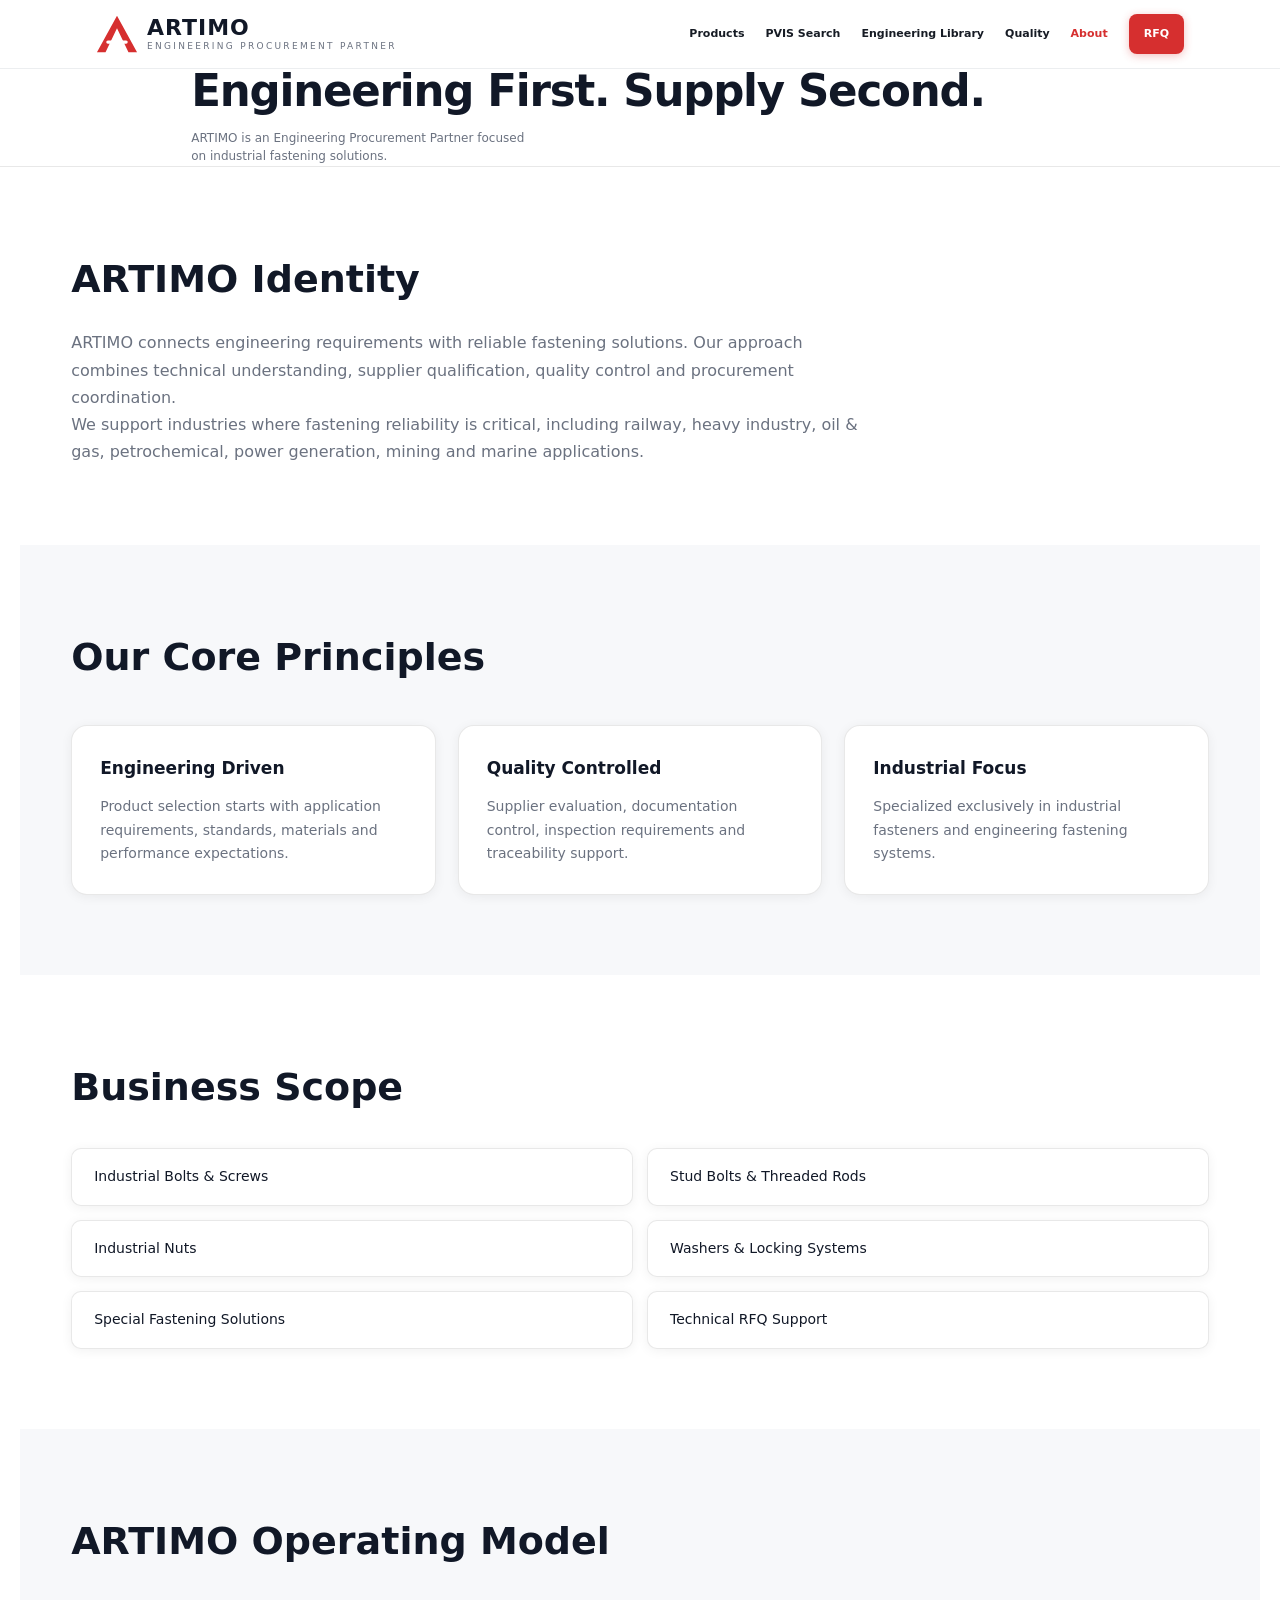
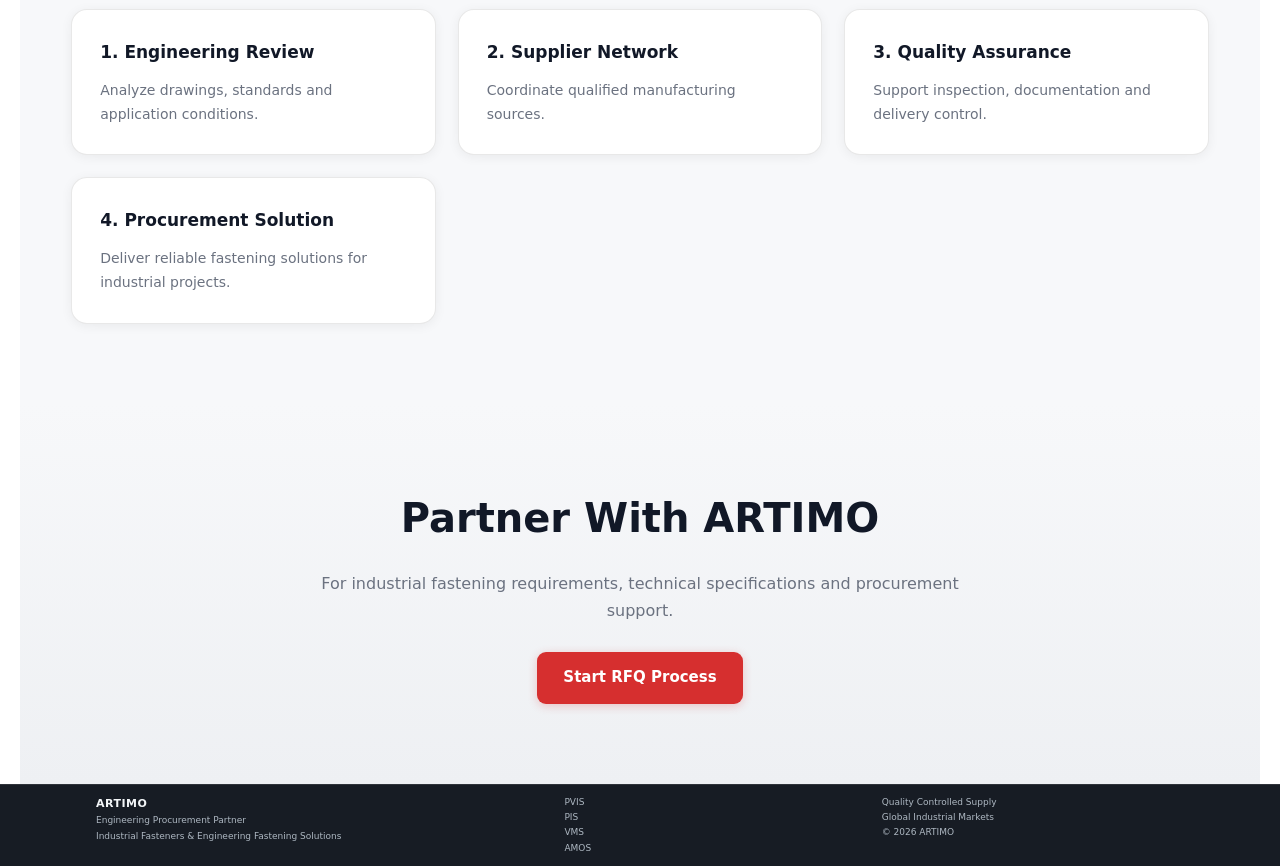
<file: about.html>
<!DOCTYPE html>
<html lang="en">

<head>

<meta charset="UTF-8">
<meta name="viewport" content="width=device-width, initial-scale=1.0">

<title>About ARTIMO | Engineering Procurement Partner</title>

<meta name="description" content="ARTIMO is an engineering procurement partner specialized in industrial fasteners and fastening solutions.">

<link rel="icon" type="image/svg+xml" href="favicon.svg">
<meta property="og:type" content="website">
<meta property="og:title" content="About ARTIMO | Engineering Procurement Partner">
<meta property="og:description" content="ARTIMO is an engineering procurement partner specialized in industrial fasteners and fastening solutions.">
<!-- Canonical & og:url: replace [YOUR-DOMAIN] before deployment -->
<!-- <link rel="canonical" href="https://[YOUR-DOMAIN]/about.html"> -->
<!-- <meta property="og:url" content="https://[YOUR-DOMAIN]/about.html"> -->

<link rel="stylesheet" href="style.css">

</head>


<body>


<header class="site-header">

<div class="container">

<a class="brand" href="index.html">

<div class="brand-logo">
<svg width="44" height="44" viewBox="0 0 44 44" fill="none" xmlns="http://www.w3.org/2000/svg" aria-hidden="true">
  <path d="M22 3 L1 41 H10 L22 16 L34 41 H43 Z" fill="#d62f2f"/>
  <path d="M12.5 30.5 H31.5" stroke="white" stroke-width="3.5" stroke-linecap="round"/>
</svg>
</div>

<div class="brand-title">
ARTIMO
<span>Engineering Procurement Partner</span>
</div>

</a>


<nav>

<a href="products.html">Products</a>
<a href="product-search.html">PVIS Search</a>
<a href="engineering-library.html">Engineering Library</a>
<a href="quality.html">Quality</a>
<a href="about.html">About</a>
<a class="rfq-btn" href="contact.html">RFQ</a>

</nav>

<button class="nav-toggle" aria-label="Open navigation" aria-expanded="false">
<span></span><span></span><span></span>
</button>

</div>

</header>

<main>





<section class="hero">

<div class="hero-content">

<h1>Engineering First. Supply Second.</h1>

<p>
ARTIMO is an Engineering Procurement Partner
focused on industrial fastening solutions.
</p>


</div>

</section>







<section class="section">


<h2>ARTIMO Identity</h2>


<p>
ARTIMO connects engineering requirements with reliable fastening solutions.
Our approach combines technical understanding, supplier qualification,
quality control and procurement coordination.
</p>


<p>
We support industries where fastening reliability is critical,
including railway, heavy industry, oil & gas, petrochemical,
power generation, mining and marine applications.
</p>



</section>







<section class="section dark-section">


<h2>Our Core Principles</h2>



<div class="cards">


<div class="card">

<h3>Engineering Driven</h3>

<p>
Product selection starts with application requirements,
standards, materials and performance expectations.
</p>

</div>




<div class="card">

<h3>Quality Controlled</h3>

<p>
Supplier evaluation, documentation control,
inspection requirements and traceability support.
</p>

</div>




<div class="card">

<h3>Industrial Focus</h3>

<p>
Specialized exclusively in industrial fasteners
and engineering fastening systems.
</p>

</div>



</div>


</section>







<section class="section">


<h2>Business Scope</h2>



<ul class="quality-list">

<li>Industrial Bolts & Screws</li>

<li>Stud Bolts & Threaded Rods</li>

<li>Industrial Nuts</li>

<li>Washers & Locking Systems</li>

<li>Special Fastening Solutions</li>

<li>Technical RFQ Support</li>


</ul>



</section>







<section class="section dark-section">


<h2>ARTIMO Operating Model</h2>



<div class="cards">


<div class="card">

<h3>1. Engineering Review</h3>

<p>
Analyze drawings, standards and application conditions.
</p>

</div>




<div class="card">

<h3>2. Supplier Network</h3>

<p>
Coordinate qualified manufacturing sources.
</p>

</div>




<div class="card">

<h3>3. Quality Assurance</h3>

<p>
Support inspection, documentation and delivery control.
</p>

</div>



<div class="card">

<h3>4. Procurement Solution</h3>

<p>
Deliver reliable fastening solutions for industrial projects.
</p>

</div>



</div>


</section>







<section class="rfq-panel">


<h2>Partner With ARTIMO</h2>


<p>
For industrial fastening requirements,
technical specifications and procurement support.
</p>


<a href="contact.html" class="btn">
Start RFQ Process
</a>


</section>







</main>

<footer>

<div class="container footer-grid">


<div>

<strong>
ARTIMO
</strong>

<br>

Engineering Procurement Partner

<br>

Industrial Fasteners & Engineering Fastening Solutions

</div>



<div>

PVIS<br>
PIS<br>
VMS<br>
AMOS

</div>



<div>

Quality Controlled Supply

<br>

Global Industrial Markets

<br>

© 2026 ARTIMO

</div>


</div>

</footer>

<script src="script.js"></script>


</body>

</html>
</file>
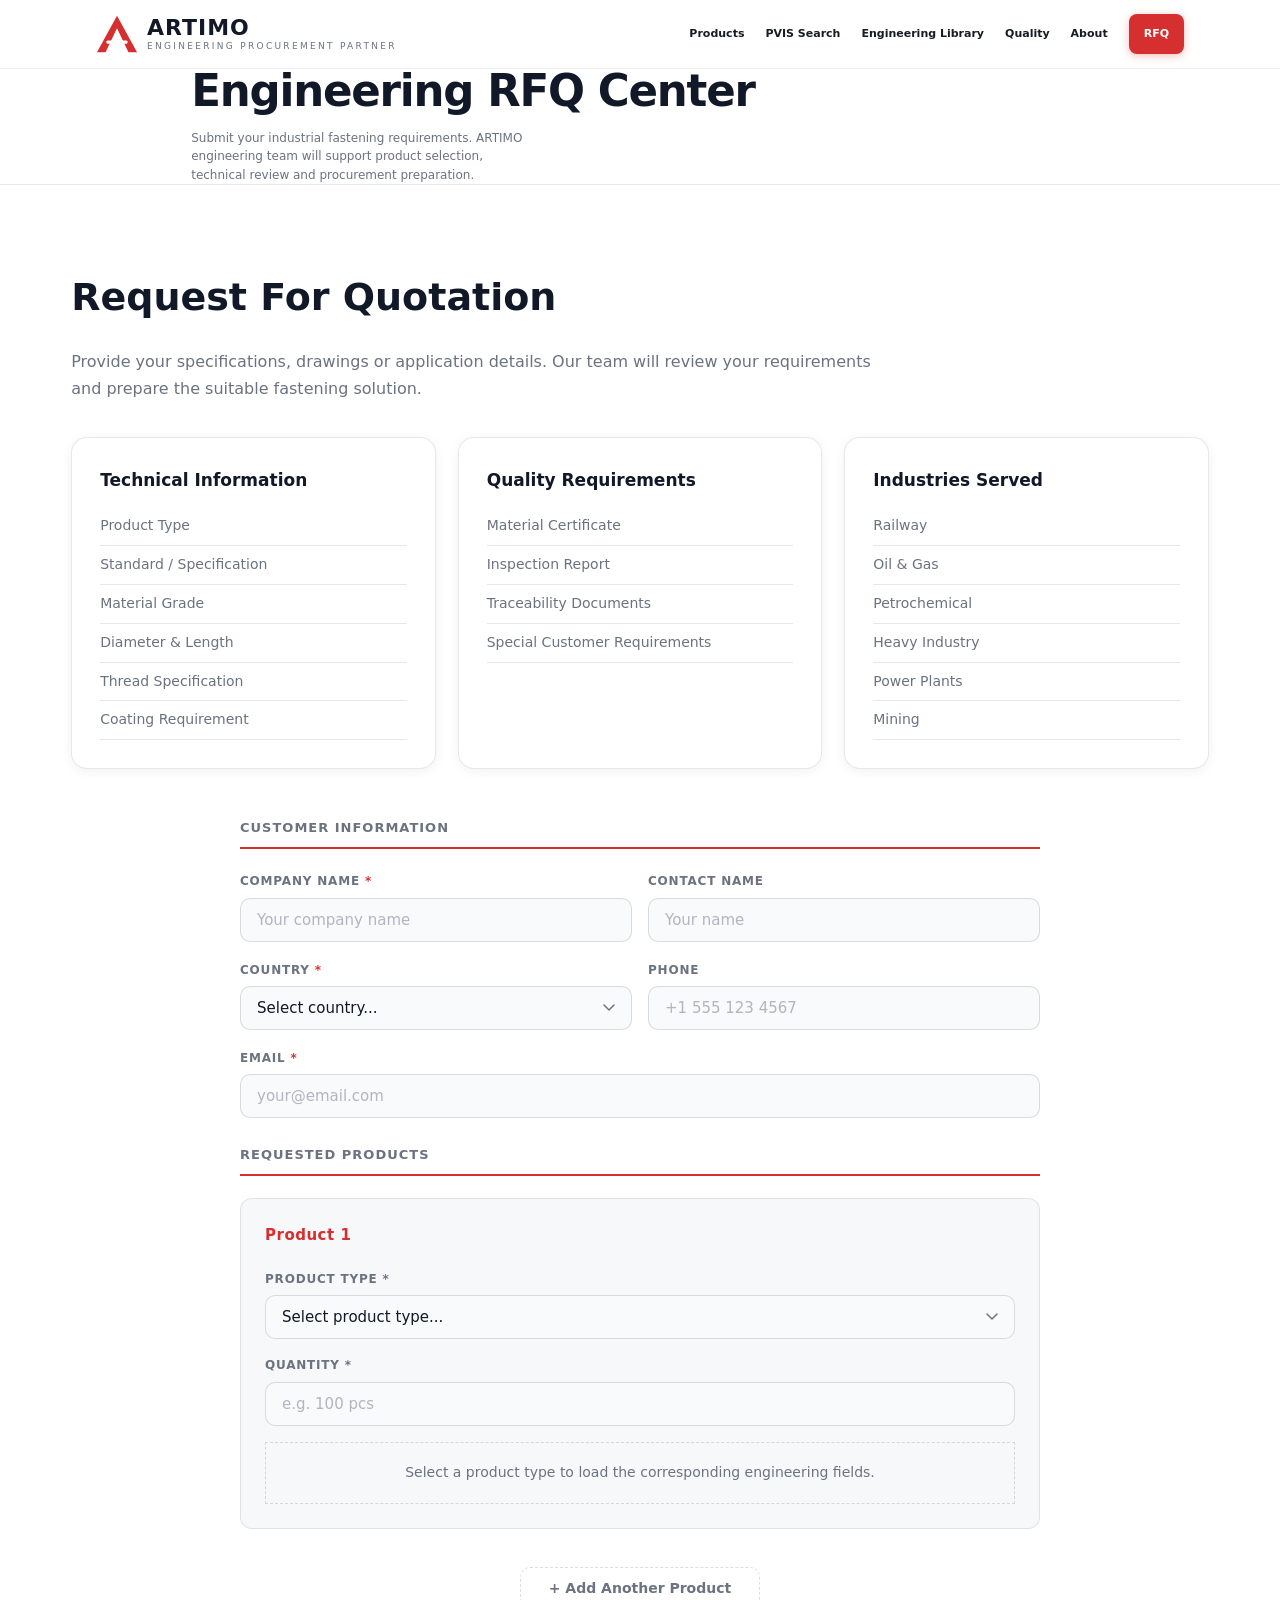
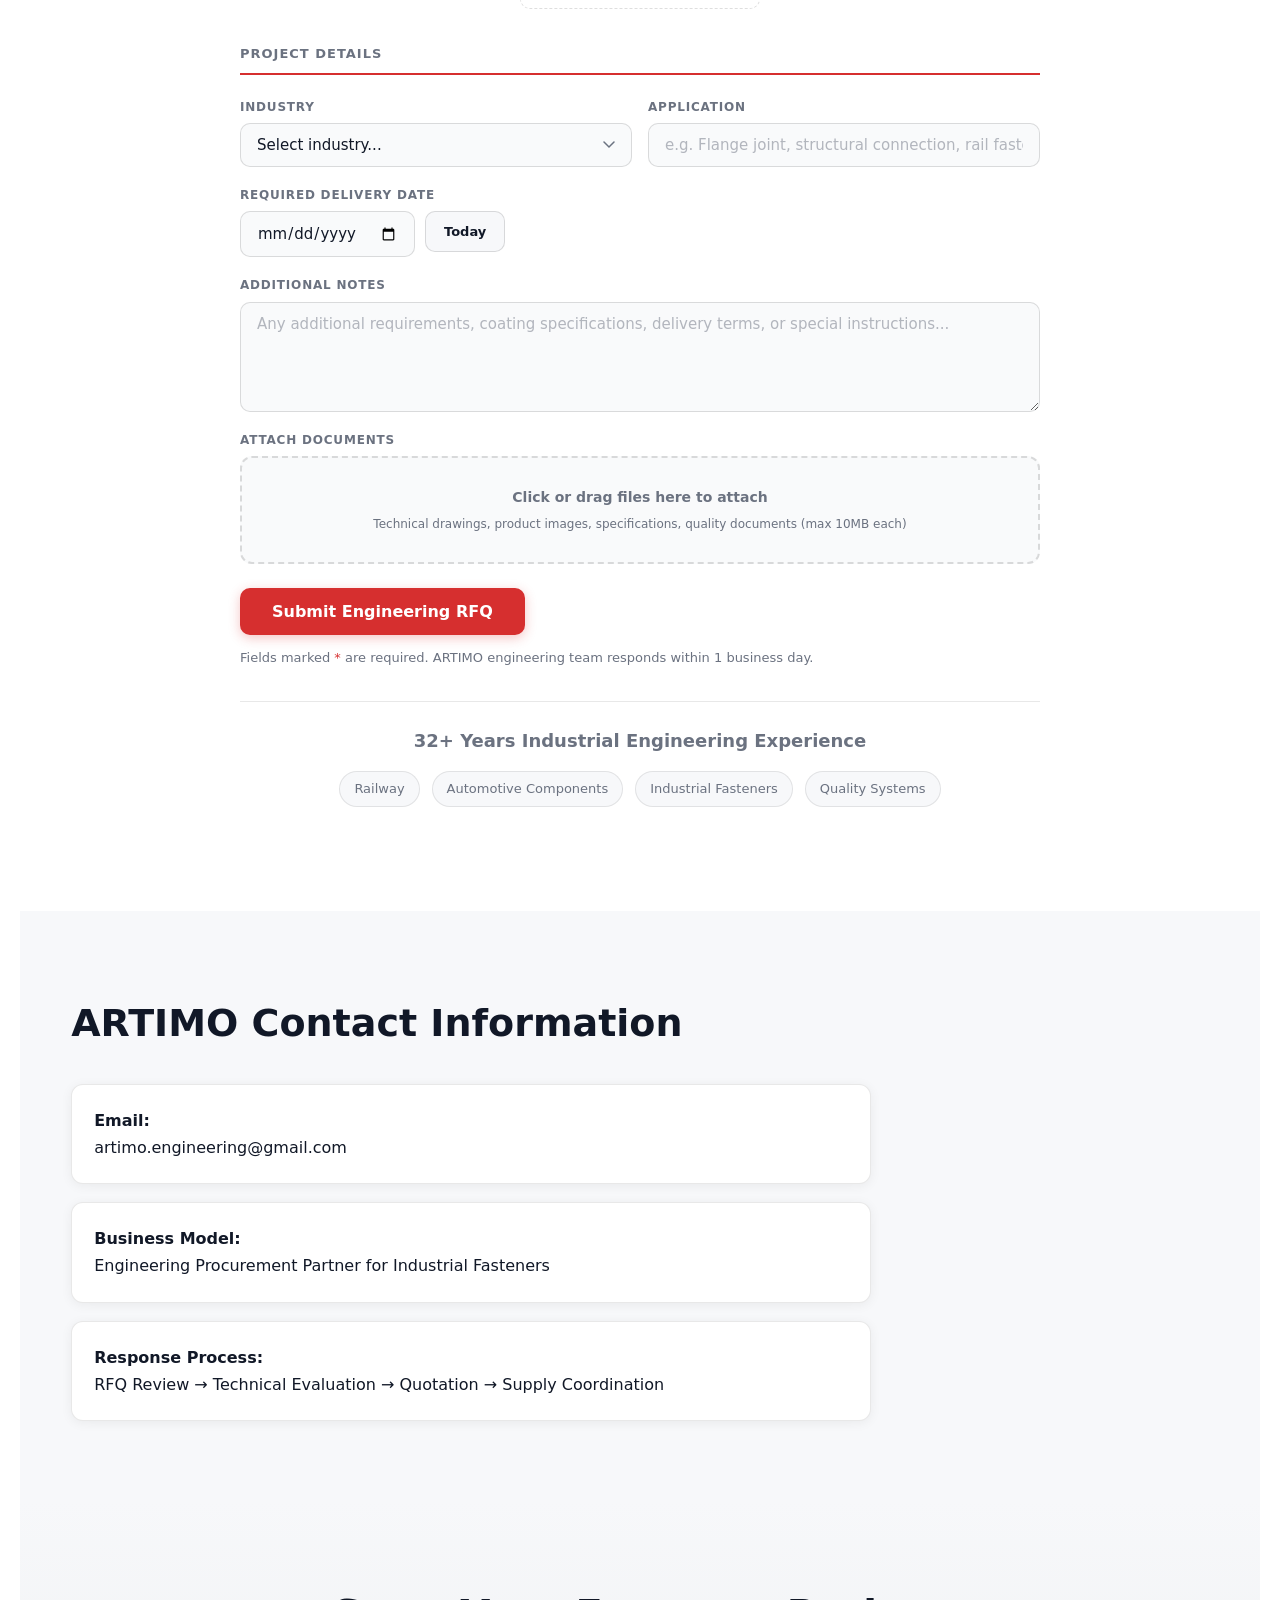
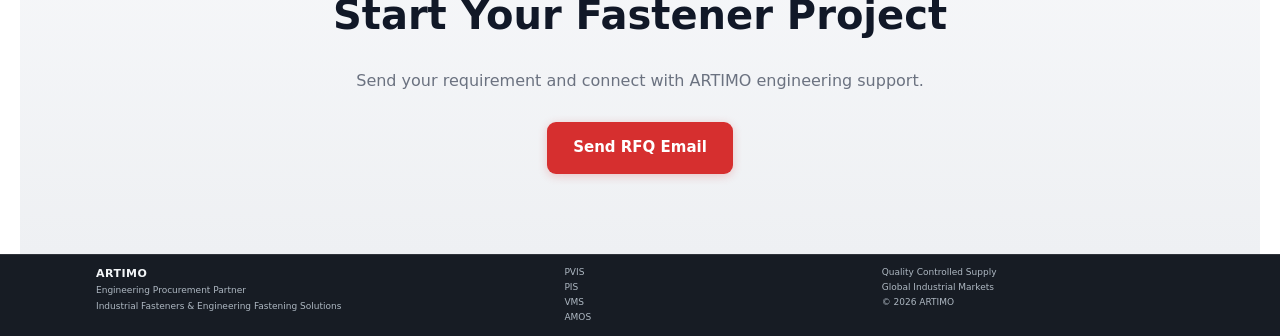
<file: contact.html>
<!DOCTYPE html>
<html lang="en">
<head>

<meta charset="UTF-8">
<meta name="viewport" content="width=device-width, initial-scale=1.0">

<title>Contact ARTIMO | RFQ Engineering Support</title>

<meta name="description" content="Contact ARTIMO for industrial fasteners RFQ, engineering support, technical specifications and procurement solutions.">

<link rel="icon" type="image/svg+xml" href="favicon.svg">
<meta property="og:type" content="website">
<meta property="og:title" content="Contact ARTIMO | RFQ Engineering Support">
<meta property="og:description" content="Contact ARTIMO for industrial fasteners RFQ, engineering support, technical specifications and procurement solutions.">
<!-- Canonical & og:url: replace [YOUR-DOMAIN] before deployment -->
<!-- <link rel="canonical" href="https://[YOUR-DOMAIN]/contact.html"> -->
<!-- <meta property="og:url" content="https://[YOUR-DOMAIN]/contact.html"> -->

<link rel="stylesheet" href="style.css">

</head>


<body>


<header class="site-header">

<div class="container">

<a class="brand" href="index.html">

<div class="brand-logo">
<svg width="44" height="44" viewBox="0 0 44 44" fill="none" xmlns="http://www.w3.org/2000/svg" aria-hidden="true">
  <path d="M22 3 L1 41 H10 L22 16 L34 41 H43 Z" fill="#d62f2f"/>
  <path d="M12.5 30.5 H31.5" stroke="white" stroke-width="3.5" stroke-linecap="round"/>
</svg>
</div>

<div class="brand-title">
ARTIMO
<span>Engineering Procurement Partner</span>
</div>

</a>


<nav>

<a href="products.html">Products</a>
<a href="product-search.html">PVIS Search</a>
<a href="engineering-library.html">Engineering Library</a>
<a href="quality.html">Quality</a>
<a href="about.html">About</a>
<a class="rfq-btn" href="contact.html">RFQ</a>

</nav>

<button class="nav-toggle" aria-label="Open navigation" aria-expanded="false">
<span></span><span></span><span></span>
</button>

</div>

</header>

<main>

<section class="hero">

<div class="hero-content">

<h1>Engineering RFQ Center</h1>

<p>
Submit your industrial fastening requirements.
ARTIMO engineering team will support product selection,
technical review and procurement preparation.
</p>


</div>

</section>





<section class="section">


<h2>Request For Quotation</h2>


<p>
Provide your specifications, drawings or application details.
Our team will review your requirements and prepare the suitable fastening solution.
</p>



<div class="cards">


<div class="card">

<h3>Technical Information</h3>

<ul>

<li>Product Type</li>
<li>Standard / Specification</li>
<li>Material Grade</li>
<li>Diameter & Length</li>
<li>Thread Specification</li>
<li>Coating Requirement</li>

</ul>

</div>




<div class="card">

<h3>Quality Requirements</h3>

<ul>

<li>Material Certificate</li>
<li>Inspection Report</li>
<li>Traceability Documents</li>
<li>Special Customer Requirements</li>

</ul>

</div>




<div class="card">

<h3>Industries Served</h3>

<ul>

<li>Railway</li>
<li>Oil & Gas</li>
<li>Petrochemical</li>
<li>Heavy Industry</li>
<li>Power Plants</li>
<li>Mining</li>

</ul>

</div>


</div>

<!-- AMOS RFQ FORM — Multi-Product Engineering RFQ | data-amos-* attributes preserve AMOS pipeline compatibility -->
<form id="amos-rfq-form" class="rfq-form" data-amos-module="rfq" novalidate>

  <p class="rfq-section-label">Customer Information</p>

  <div class="rfq-form-row">
    <div class="rfq-form-group">
      <label for="rfq-company">Company Name <span style="color:var(--red)">*</span></label>
      <input type="text" id="rfq-company" data-amos-field="company" placeholder="Your company name" required>
      <span class="rfq-form-error">This field is required.</span>
    </div>
    <div class="rfq-form-group">
      <label for="rfq-contact-name">Contact Name</label>
      <input type="text" id="rfq-contact-name" data-amos-field="contact-name" placeholder="Your name">
    </div>
  </div>

  <div class="rfq-form-row">
    <div class="rfq-form-group">
      <label for="rfq-country">Country <span style="color:var(--red)">*</span></label>
      <select id="rfq-country" data-amos-field="country" required>
        <option value="">Select country...</option>
        <option value="Afghanistan">Afghanistan</option>
        <option value="Albania">Albania</option>
        <option value="Algeria">Algeria</option>
        <option value="Argentina">Argentina</option>
        <option value="Australia">Australia</option>
        <option value="Austria">Austria</option>
        <option value="Bahrain">Bahrain</option>
        <option value="Bangladesh">Bangladesh</option>
        <option value="Belgium">Belgium</option>
        <option value="Brazil">Brazil</option>
        <option value="Bulgaria">Bulgaria</option>
        <option value="Cambodia">Cambodia</option>
        <option value="Cameroon">Cameroon</option>
        <option value="Canada">Canada</option>
        <option value="Chile">Chile</option>
        <option value="China">China</option>
        <option value="Colombia">Colombia</option>
        <option value="Croatia">Croatia</option>
        <option value="Czech Republic">Czech Republic</option>
        <option value="Denmark">Denmark</option>
        <option value="Egypt">Egypt</option>
        <option value="Ethiopia">Ethiopia</option>
        <option value="Finland">Finland</option>
        <option value="France">France</option>
        <option value="Germany">Germany</option>
        <option value="Ghana">Ghana</option>
        <option value="Greece">Greece</option>
        <option value="Hungary">Hungary</option>
        <option value="India">India</option>
        <option value="Indonesia">Indonesia</option>
        <option value="Iran">Iran</option>
        <option value="Iraq">Iraq</option>
        <option value="Ireland">Ireland</option>
        <option value="Israel">Israel</option>
        <option value="Italy">Italy</option>
        <option value="Japan">Japan</option>
        <option value="Jordan">Jordan</option>
        <option value="Kazakhstan">Kazakhstan</option>
        <option value="Kenya">Kenya</option>
        <option value="Korea, South">South Korea</option>
        <option value="Kuwait">Kuwait</option>
        <option value="Lebanon">Lebanon</option>
        <option value="Libya">Libya</option>
        <option value="Malaysia">Malaysia</option>
        <option value="Mexico">Mexico</option>
        <option value="Morocco">Morocco</option>
        <option value="Myanmar">Myanmar</option>
        <option value="Netherlands">Netherlands</option>
        <option value="New Zealand">New Zealand</option>
        <option value="Nigeria">Nigeria</option>
        <option value="Norway">Norway</option>
        <option value="Oman">Oman</option>
        <option value="Pakistan">Pakistan</option>
        <option value="Peru">Peru</option>
        <option value="Philippines">Philippines</option>
        <option value="Poland">Poland</option>
        <option value="Portugal">Portugal</option>
        <option value="Qatar">Qatar</option>
        <option value="Romania">Romania</option>
        <option value="Russia">Russia</option>
        <option value="Saudi Arabia">Saudi Arabia</option>
        <option value="Singapore">Singapore</option>
        <option value="South Africa">South Africa</option>
        <option value="Spain">Spain</option>
        <option value="Sri Lanka">Sri Lanka</option>
        <option value="Sudan">Sudan</option>
        <option value="Sweden">Sweden</option>
        <option value="Switzerland">Switzerland</option>
        <option value="Syria">Syria</option>
        <option value="Taiwan">Taiwan</option>
        <option value="Tanzania">Tanzania</option>
        <option value="Thailand">Thailand</option>
        <option value="Tunisia">Tunisia</option>
        <option value="Turkey">Turkey</option>
        <option value="Uganda">Uganda</option>
        <option value="Ukraine">Ukraine</option>
        <option value="United Arab Emirates">United Arab Emirates</option>
        <option value="United Kingdom">United Kingdom</option>
        <option value="United States">United States</option>
        <option value="Uruguay">Uruguay</option>
        <option value="Venezuela">Venezuela</option>
        <option value="Vietnam">Vietnam</option>
        <option value="Yemen">Yemen</option>
        <option value="Other">Other</option>
      </select>
      <span class="rfq-form-error">This field is required.</span>
    </div>
    <div class="rfq-form-group">
      <label for="rfq-phone">Phone</label>
      <input type="tel" id="rfq-phone" data-amos-field="phone" placeholder="+1 555 123 4567">
    </div>
  </div>

  <div class="rfq-form-group">
    <label for="rfq-email">Email <span style="color:var(--red)">*</span></label>
    <input type="email" id="rfq-email" data-amos-field="email" placeholder="your@email.com" required>
    <span class="rfq-form-error">Please enter a valid email address.</span>
  </div>

  <p class="rfq-section-label">Requested Products</p>

  <div id="rfq-products-container">
    <!-- Product blocks are dynamically inserted here -->
  </div>

  <div class="rfq-add-product-wrap">
    <button type="button" id="rfq-add-product" class="rfq-add-product-btn">+ Add Another Product</button>
  </div>

  <p class="rfq-section-label">Project Details</p>

  <div class="rfq-form-row">
    <div class="rfq-form-group">
      <label for="rfq-industry">Industry</label>
      <select id="rfq-industry" data-amos-field="industry">
        <option value="">Select industry...</option>
        <option value="Railway">Railway</option>
        <option value="Oil & Gas">Oil & Gas</option>
        <option value="Petrochemical">Petrochemical</option>
        <option value="Power Generation">Power Generation</option>
        <option value="Steel & Heavy Industry">Steel & Heavy Industry</option>
        <option value="Mining">Mining</option>
        <option value="Marine & Offshore">Marine & Offshore</option>
        <option value="Automotive">Automotive Components</option>
        <option value="Construction">Construction</option>
        <option value="Other">Other</option>
      </select>
    </div>
    <div class="rfq-form-group">
      <label for="rfq-application">Application</label>
      <input type="text" id="rfq-application" data-amos-field="application" placeholder="e.g. Flange joint, structural connection, rail fastening...">
    </div>
  </div>

  <div class="rfq-form-group">
    <label for="rfq-delivery">Required Delivery Date</label>
    <div class="rfq-date-row">
      <input type="date" id="rfq-delivery" data-amos-field="delivery-date">
      <button type="button" id="rfq-delivery-today" class="rfq-today-btn">Today</button>
    </div>
  </div>

  <div class="rfq-form-group">
    <label for="rfq-notes">Additional Notes</label>
    <textarea id="rfq-notes" data-amos-field="notes" placeholder="Any additional requirements, coating specifications, delivery terms, or special instructions..."></textarea>
  </div>

  <div class="rfq-form-group">
    <label for="rfq-files">Attach Documents</label>
    <div id="rfq-file-drop" class="rfq-file-drop">
      <input type="file" id="rfq-files" data-amos-field="files" multiple accept=".pdf,.png,.jpg,.jpeg,.gif,.webp,.dwg,.dxf,.step,.stp,.igs,.iges,.doc,.docx,.xls,.xlsx,.txt,.csv" hidden>
      <p class="rfq-file-drop-text">Click or drag files here to attach</p>
      <p class="rfq-file-drop-hint">Technical drawings, product images, specifications, quality documents (max 10MB each)</p>
    </div>
    <ul id="rfq-file-list" class="rfq-file-list"></ul>
  </div>

  <div>
    <button type="submit" class="rfq-submit-btn">Submit Engineering RFQ</button>
    <p class="rfq-form-note">Fields marked <span style="color:var(--red)">*</span> are required. ARTIMO engineering team responds within 1 business day.</p>
  </div>

</form>

<div id="rfq-success" class="rfq-success">
  <h3>RFQ Submitted</h3>
  <p>Your engineering requirements have been received.<br>ARTIMO will review your specifications and respond within 1 business day.</p>
</div>

<div class="rfq-trust">
  <p class="rfq-trust-statement">32+ Years Industrial Engineering Experience</p>
  <ul class="rfq-trust-list">
    <li>Railway</li>
    <li>Automotive Components</li>
    <li>Industrial Fasteners</li>
    <li>Quality Systems</li>
  </ul>
</div>


</section>






<section class="section dark-section">


<h2>ARTIMO Contact Information</h2>



<div class="contact-box">


<p>
<strong>Email:</strong><br>
artimo.engineering@gmail.com
</p>



<p>
<strong>Business Model:</strong><br>
Engineering Procurement Partner for Industrial Fasteners
</p>



<p>
<strong>Response Process:</strong><br>
RFQ Review → Technical Evaluation → Quotation → Supply Coordination
</p>



</div>


</section>






<section class="rfq-panel">


<h2>Start Your Fastener Project</h2>


<p>
Send your requirement and connect with ARTIMO engineering support.
</p>


<a href="mailto:artimo.engineering@gmail.com" class="btn">
Send RFQ Email
</a>


</section>






</main>

<footer>

<div class="container footer-grid">


<div>

<strong>
ARTIMO
</strong>

<br>

Engineering Procurement Partner

<br>

Industrial Fasteners & Engineering Fastening Solutions

</div>



<div>

PVIS<br>
PIS<br>
VMS<br>
AMOS

</div>



<div>

Quality Controlled Supply

<br>

Global Industrial Markets

<br>

© 2026 ARTIMO

</div>


</div>

</footer>

<script src="script.js"></script>


</body>
</html>
</file>
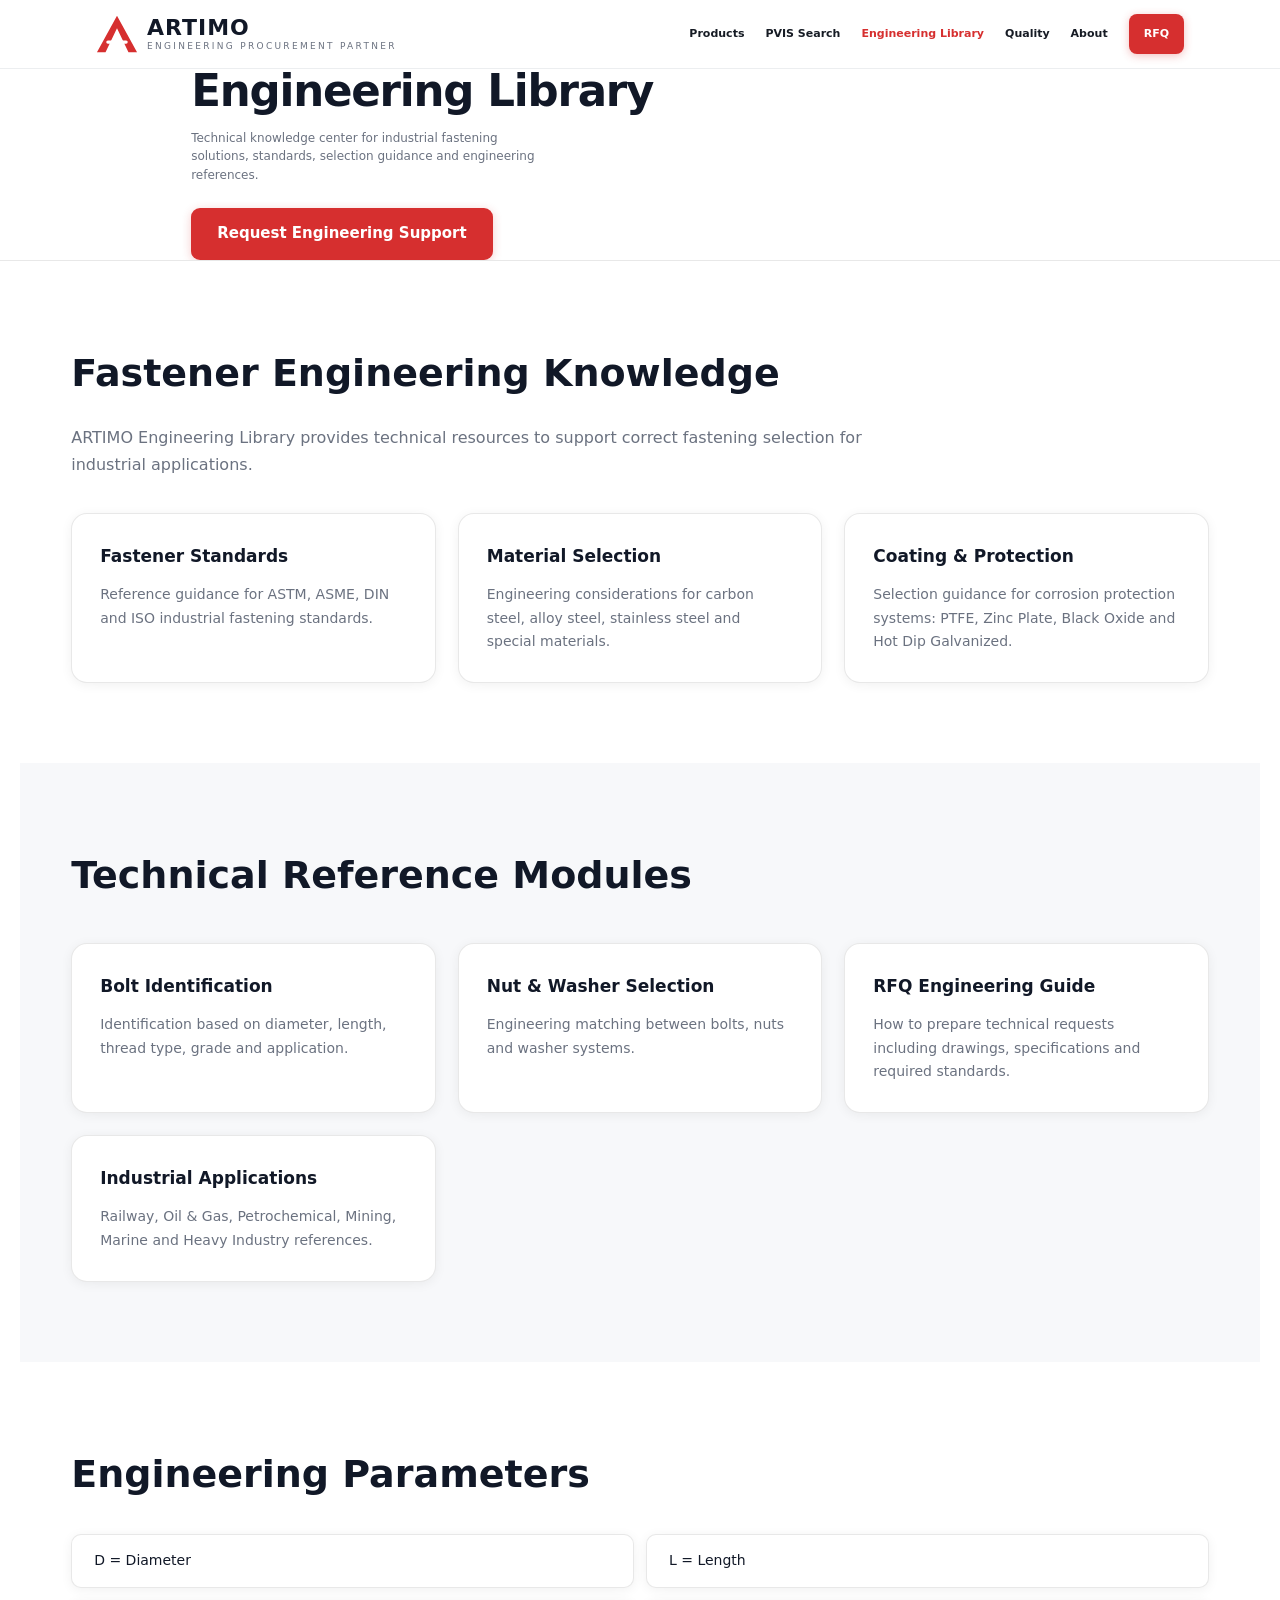
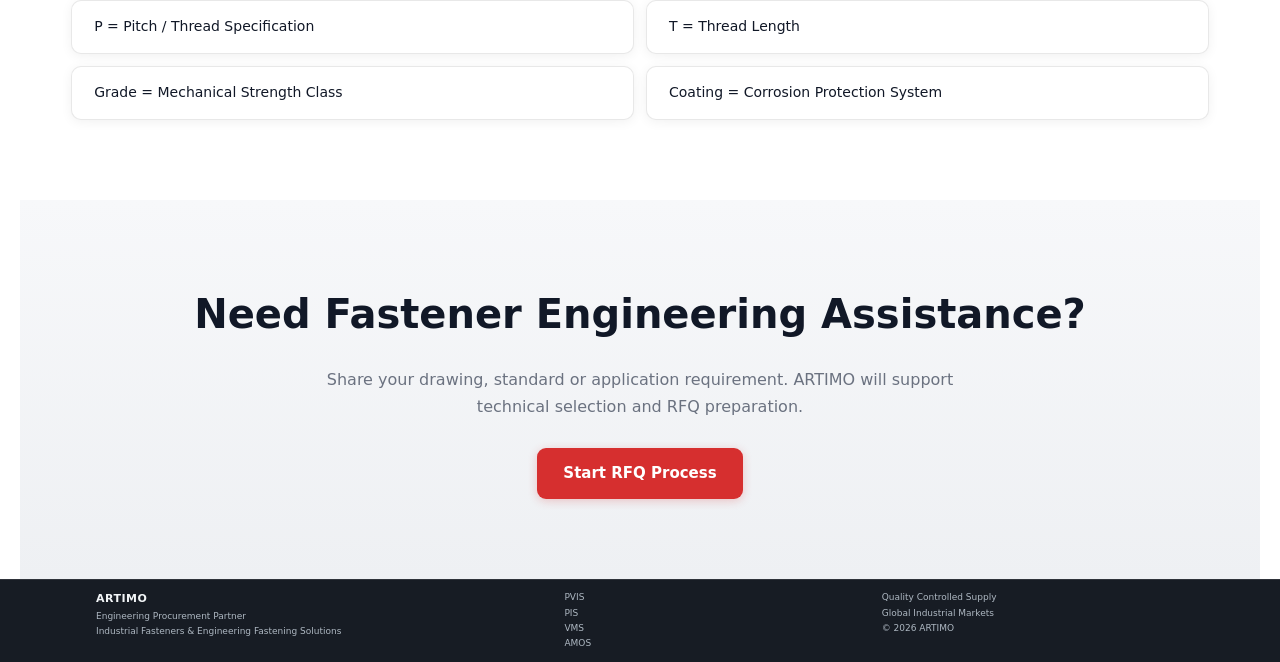
<file: engineering-library.html>
<!DOCTYPE html>
<html lang="en">
<head>
<meta charset="UTF-8">
<meta name="viewport" content="width=device-width, initial-scale=1.0">

<title>Engineering Library | ARTIMO</title>

<meta name="description" content="ARTIMO Engineering Library for industrial fasteners, standards, technical references, and engineering knowledge.">

<link rel="icon" type="image/svg+xml" href="favicon.svg">
<meta property="og:type" content="website">
<meta property="og:title" content="Engineering Library | ARTIMO">
<meta property="og:description" content="ARTIMO Engineering Library for industrial fasteners, standards, technical references, and engineering knowledge.">
<!-- Canonical & og:url: replace [YOUR-DOMAIN] before deployment -->
<!-- <link rel="canonical" href="https://[YOUR-DOMAIN]/engineering-library.html"> -->
<!-- <meta property="og:url" content="https://[YOUR-DOMAIN]/engineering-library.html"> -->

<link rel="stylesheet" href="style.css">
</head>

<body>

<header class="site-header">

<div class="container">

<a class="brand" href="index.html">

<div class="brand-logo">
<svg width="44" height="44" viewBox="0 0 44 44" fill="none" xmlns="http://www.w3.org/2000/svg" aria-hidden="true">
  <path d="M22 3 L1 41 H10 L22 16 L34 41 H43 Z" fill="#d62f2f"/>
  <path d="M12.5 30.5 H31.5" stroke="white" stroke-width="3.5" stroke-linecap="round"/>
</svg>
</div>

<div class="brand-title">
ARTIMO
<span>Engineering Procurement Partner</span>
</div>

</a>


<nav>

<a href="products.html">Products</a>
<a href="product-search.html">PVIS Search</a>
<a href="engineering-library.html">Engineering Library</a>
<a href="quality.html">Quality</a>
<a href="about.html">About</a>
<a class="rfq-btn" href="contact.html">RFQ</a>

</nav>

<button class="nav-toggle" aria-label="Open navigation" aria-expanded="false">
<span></span><span></span><span></span>
</button>

</div>

</header>

<main>

<section class="hero">

<div class="hero-content">

<h1>Engineering Library</h1>

<p>
Technical knowledge center for industrial fastening solutions,
standards, selection guidance and engineering references.
</p>

<a href="contact.html" class="btn">
Request Engineering Support
</a>

</div>

</section>



<section class="section">

<h2>Fastener Engineering Knowledge</h2>

<p>
ARTIMO Engineering Library provides technical resources
to support correct fastening selection for industrial applications.
</p>


<div class="cards">


<div class="card">

<h3>Fastener Standards</h3>

<p>
Reference guidance for ASTM, ASME, DIN and ISO
industrial fastening standards.
</p>

</div>



<div class="card">

<h3>Material Selection</h3>

<p>
Engineering considerations for carbon steel,
alloy steel, stainless steel and special materials.
</p>

</div>



<div class="card">

<h3>Coating & Protection</h3>

<p>
Selection guidance for corrosion protection systems:
PTFE, Zinc Plate, Black Oxide and Hot Dip Galvanized.
</p>

</div>


</div>

</section>




<section class="section dark-section">


<h2>Technical Reference Modules</h2>


<div class="cards">


<div class="card">

<h3>Bolt Identification</h3>

<p>
Identification based on diameter, length,
thread type, grade and application.
</p>

</div>



<div class="card">

<h3>Nut & Washer Selection</h3>

<p>
Engineering matching between bolts,
nuts and washer systems.
</p>

</div>



<div class="card">

<h3>RFQ Engineering Guide</h3>

<p>
How to prepare technical requests including
drawings, specifications and required standards.
</p>

</div>



<div class="card">

<h3>Industrial Applications</h3>

<p>
Railway, Oil & Gas, Petrochemical,
Mining, Marine and Heavy Industry references.
</p>

</div>


</div>


</section>




<section class="section">


<h2>Engineering Parameters</h2>


<div class="parameter-box">

<ul>

<li>D = Diameter</li>

<li>L = Length</li>

<li>P = Pitch / Thread Specification</li>

<li>T = Thread Length</li>

<li>Grade = Mechanical Strength Class</li>

<li>Coating = Corrosion Protection System</li>

</ul>


</div>


</section>




<section class="rfq-panel">


<h2>Need Fastener Engineering Assistance?</h2>


<p>
Share your drawing, standard or application requirement.
ARTIMO will support technical selection and RFQ preparation.
</p>


<a href="contact.html" class="btn">
Start RFQ Process
</a>


</section>




</main>

<footer>

<div class="container footer-grid">


<div>

<strong>
ARTIMO
</strong>

<br>

Engineering Procurement Partner

<br>

Industrial Fasteners & Engineering Fastening Solutions

</div>



<div>

PVIS<br>
PIS<br>
VMS<br>
AMOS

</div>



<div>

Quality Controlled Supply

<br>

Global Industrial Markets

<br>

© 2026 ARTIMO

</div>


</div>

</footer>

<script src="script.js"></script>


</body>
</html>
</file>
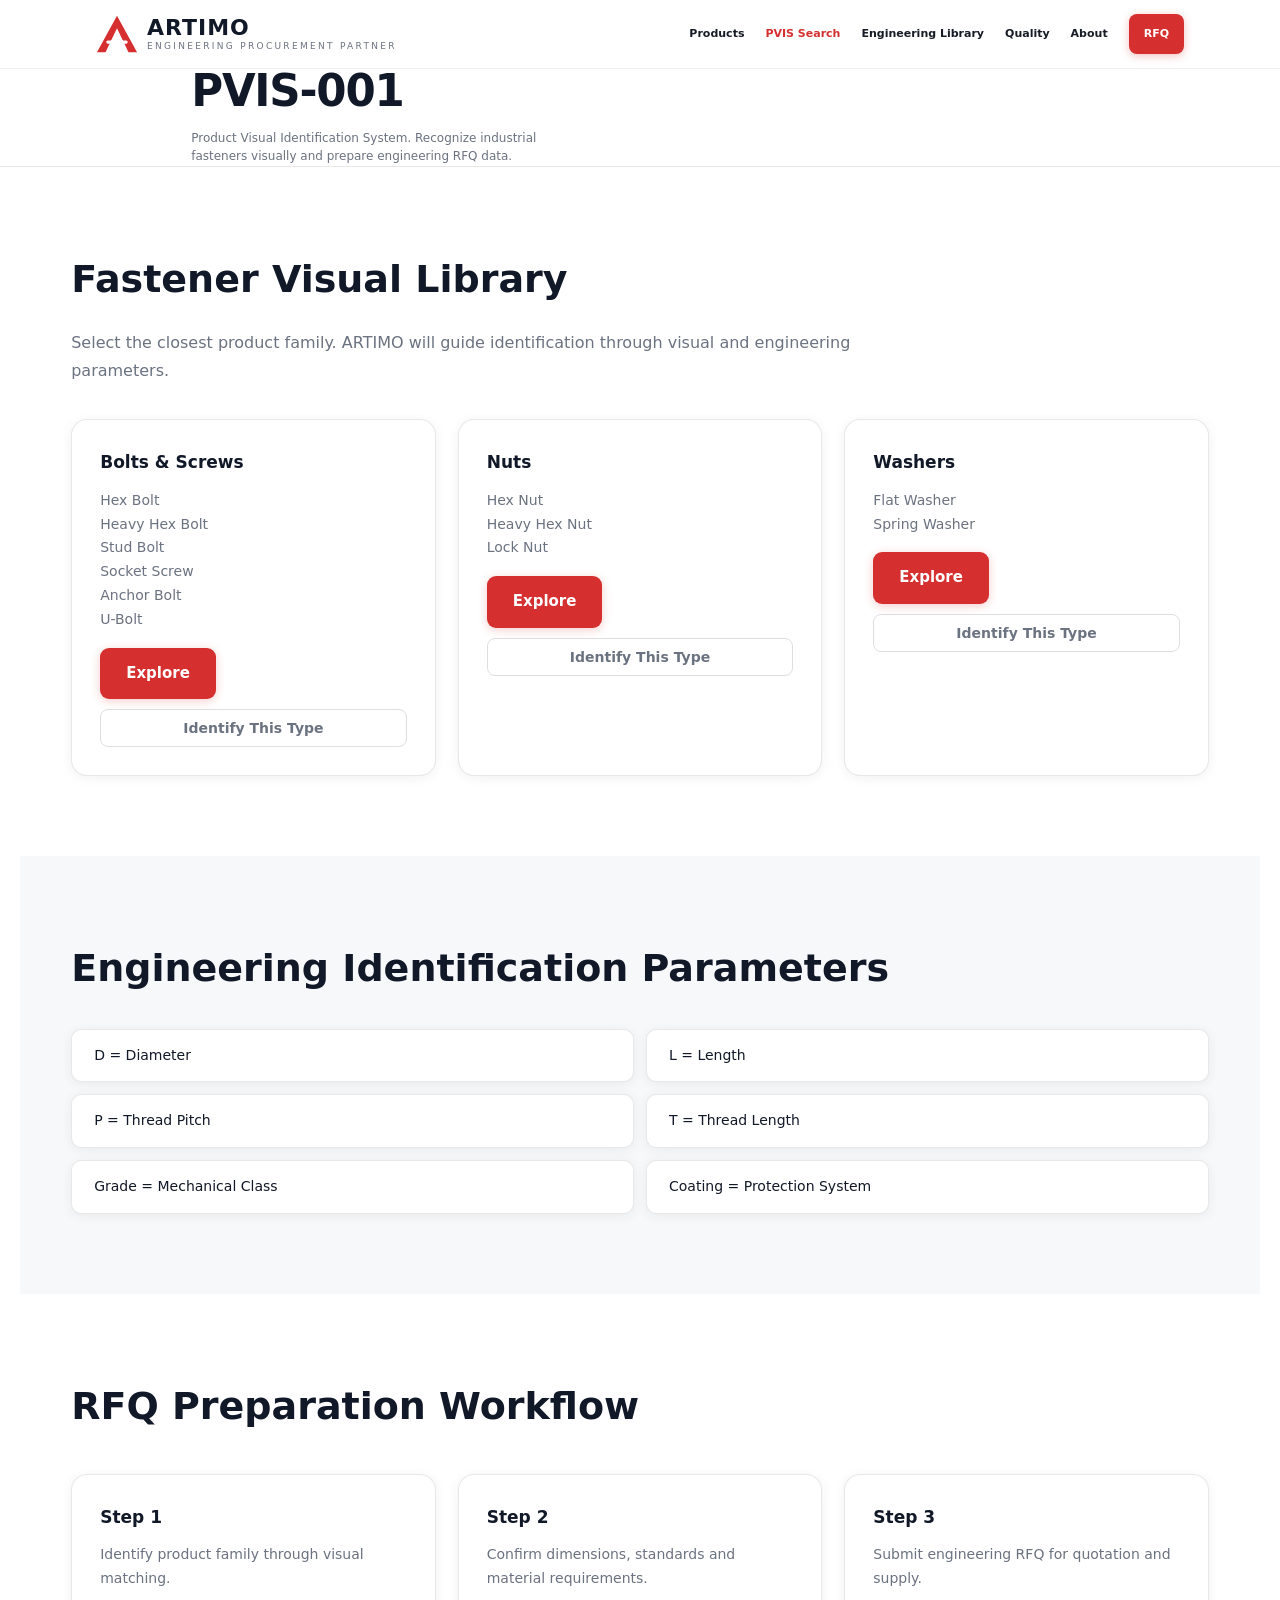
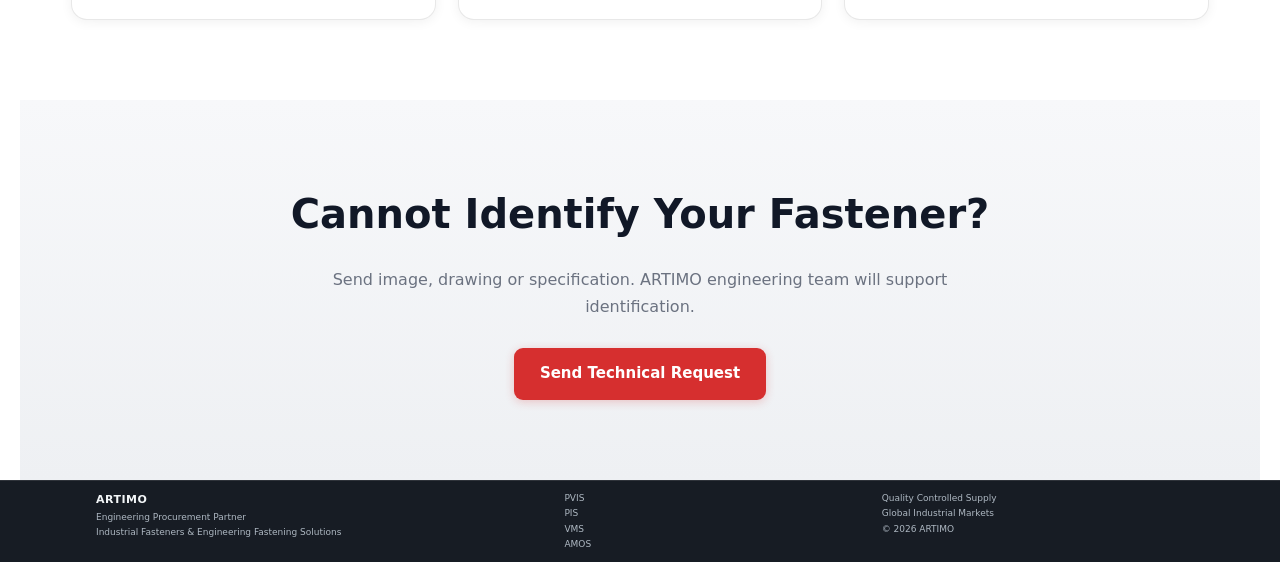
<file: product-search.html>
<!DOCTYPE html>
<html lang="en">

<head>

<meta charset="UTF-8">
<meta name="viewport" content="width=device-width, initial-scale=1.0">

<title>Product Visual Identification System | ARTIMO</title>

<meta name="description" content="ARTIMO PVIS Product Visual Identification System for industrial fastener recognition and RFQ preparation.">

<link rel="icon" type="image/svg+xml" href="favicon.svg">
<meta property="og:type" content="website">
<meta property="og:title" content="Product Visual Identification System | ARTIMO">
<meta property="og:description" content="ARTIMO PVIS Product Visual Identification System for industrial fastener recognition and RFQ preparation.">
<!-- Canonical & og:url: replace [YOUR-DOMAIN] before deployment -->
<!-- <link rel="canonical" href="https://[YOUR-DOMAIN]/product-search.html"> -->
<!-- <meta property="og:url" content="https://[YOUR-DOMAIN]/product-search.html"> -->

<link rel="stylesheet" href="style.css">

</head>


<body>


<header class="site-header">

<div class="container">

<a class="brand" href="index.html">

<div class="brand-logo">
<svg width="44" height="44" viewBox="0 0 44 44" fill="none" xmlns="http://www.w3.org/2000/svg" aria-hidden="true">
  <path d="M22 3 L1 41 H10 L22 16 L34 41 H43 Z" fill="#d62f2f"/>
  <path d="M12.5 30.5 H31.5" stroke="white" stroke-width="3.5" stroke-linecap="round"/>
</svg>
</div>

<div class="brand-title">
ARTIMO
<span>Engineering Procurement Partner</span>
</div>

</a>


<nav>

<a href="products.html">Products</a>
<a href="product-search.html">PVIS Search</a>
<a href="engineering-library.html">Engineering Library</a>
<a href="quality.html">Quality</a>
<a href="about.html">About</a>
<a class="rfq-btn" href="contact.html">RFQ</a>

</nav>

<button class="nav-toggle" aria-label="Open navigation" aria-expanded="false">
<span></span><span></span><span></span>
</button>

</div>

</header>

<main>

<section class="hero">

<div class="hero-content">

<h1>PVIS-001</h1>

<p>
Product Visual Identification System.
Recognize industrial fasteners visually and prepare engineering RFQ data.
</p>


</div>

</section>





<section class="section">


<h2>Fastener Visual Library</h2>


<p>
Select the closest product family.
ARTIMO will guide identification through visual and engineering parameters.
</p>



<div class="cards">



<div class="card">

<h3>Bolts & Screws</h3>

<p>
Hex Bolt<br>
Heavy Hex Bolt<br>
Stud Bolt<br>
Socket Screw<br>
Anchor Bolt<br>
U-Bolt
</p>

<a href="products.html" class="btn">
Explore
</a>

<button class="pvis-identify-btn" onclick="searchProduct('bolts')">Identify This Type</button>

</div>




<div class="card">

<h3>Nuts</h3>

<p>
Hex Nut<br>
Heavy Hex Nut<br>
Lock Nut
</p>


<a href="products.html" class="btn">
Explore
</a>

<button class="pvis-identify-btn" onclick="searchProduct('nuts')">Identify This Type</button>

</div>




<div class="card">

<h3>Washers</h3>

<p>
Flat Washer<br>
Spring Washer
</p>


<a href="products.html" class="btn">
Explore
</a>

<button class="pvis-identify-btn" onclick="searchProduct('washers')">Identify This Type</button>

</div>



</div>

<div id="product-results">
</div>


</section>







<section class="section dark-section">


<h2>Engineering Identification Parameters</h2>



<div class="parameter-box">


<ul>

<li>D = Diameter</li>

<li>L = Length</li>

<li>P = Thread Pitch</li>

<li>T = Thread Length</li>

<li>Grade = Mechanical Class</li>

<li>Coating = Protection System</li>


</ul>


</div>



</section>








<section class="section">


<h2>RFQ Preparation Workflow</h2>



<div class="cards">


<div class="card">

<h3>Step 1</h3>

<p>
Identify product family through visual matching.
</p>

</div>



<div class="card">

<h3>Step 2</h3>

<p>
Confirm dimensions, standards and material requirements.
</p>

</div>



<div class="card">

<h3>Step 3</h3>

<p>
Submit engineering RFQ for quotation and supply.
</p>

</div>



</div>



</section>








<section class="rfq-panel">


<h2>Cannot Identify Your Fastener?</h2>


<p>
Send image, drawing or specification.
ARTIMO engineering team will support identification.
</p>


<a href="contact.html" class="btn">
Send Technical Request
</a>


</section>







</main>

<footer>

<div class="container footer-grid">


<div>

<strong>
ARTIMO
</strong>

<br>

Engineering Procurement Partner

<br>

Industrial Fasteners & Engineering Fastening Solutions

</div>



<div>

PVIS<br>
PIS<br>
VMS<br>
AMOS

</div>



<div>

Quality Controlled Supply

<br>

Global Industrial Markets

<br>

© 2026 ARTIMO

</div>


</div>

</footer>

<script src="script.js"></script>


</body>

</html>
</file>
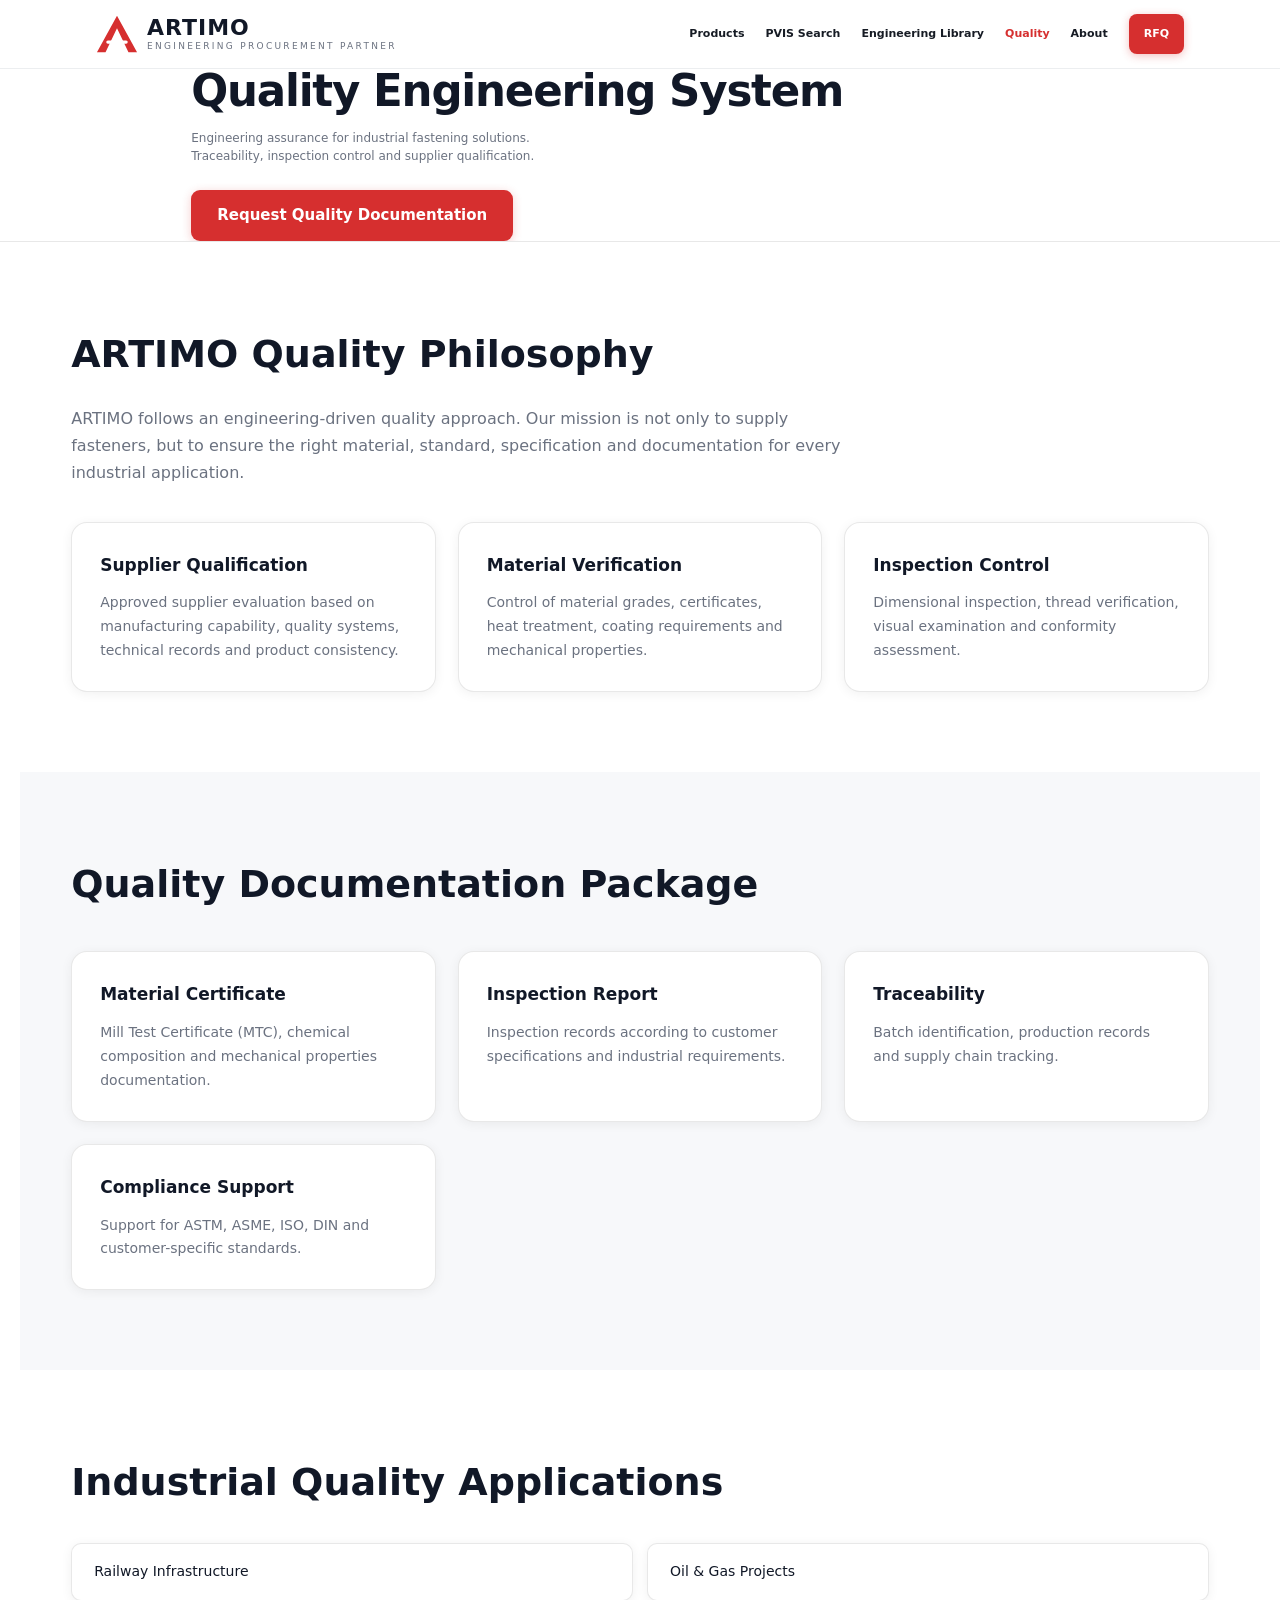
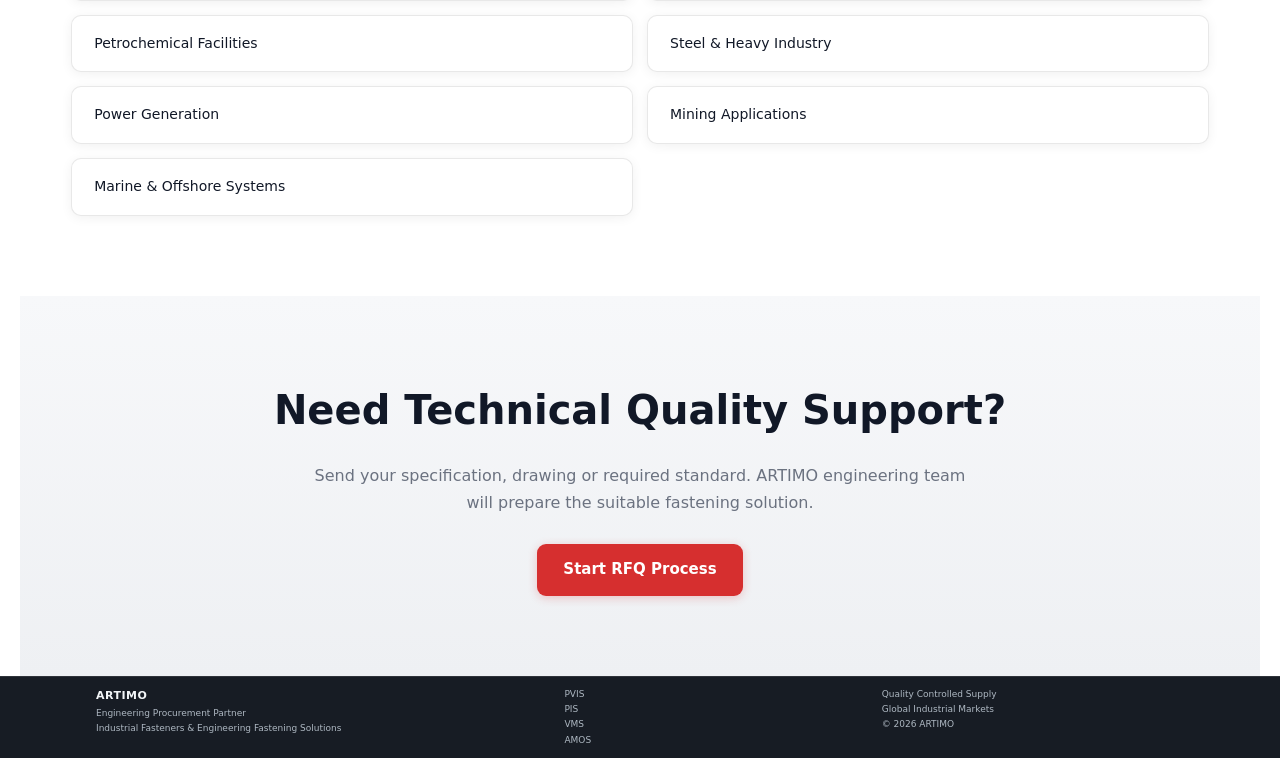
<file: quality.html>
<!DOCTYPE html>
<html lang="en">
<head>
<meta charset="UTF-8">
<meta name="viewport" content="width=device-width, initial-scale=1.0">
<title>Quality Engineering | ARTIMO</title>
<meta name="description" content="ARTIMO quality engineering system for industrial fasteners, supplier qualification, inspection, traceability and documentation.">
<link rel="icon" type="image/svg+xml" href="favicon.svg">
<meta property="og:type" content="website">
<meta property="og:title" content="Quality Engineering | ARTIMO">
<meta property="og:description" content="ARTIMO quality engineering system for industrial fasteners, supplier qualification, inspection, traceability and documentation.">
<!-- Canonical & og:url: replace [YOUR-DOMAIN] before deployment -->
<!-- <link rel="canonical" href="https://[YOUR-DOMAIN]/quality.html"> -->
<!-- <meta property="og:url" content="https://[YOUR-DOMAIN]/quality.html"> -->

<link rel="stylesheet" href="style.css">
</head>

<body>

<header class="site-header">

<div class="container">

<a class="brand" href="index.html">

<div class="brand-logo">
<svg width="44" height="44" viewBox="0 0 44 44" fill="none" xmlns="http://www.w3.org/2000/svg" aria-hidden="true">
  <path d="M22 3 L1 41 H10 L22 16 L34 41 H43 Z" fill="#d62f2f"/>
  <path d="M12.5 30.5 H31.5" stroke="white" stroke-width="3.5" stroke-linecap="round"/>
</svg>
</div>

<div class="brand-title">
ARTIMO
<span>Engineering Procurement Partner</span>
</div>

</a>


<nav>

<a href="products.html">Products</a>
<a href="product-search.html">PVIS Search</a>
<a href="engineering-library.html">Engineering Library</a>
<a href="quality.html">Quality</a>
<a href="about.html">About</a>
<a class="rfq-btn" href="contact.html">RFQ</a>

</nav>

<button class="nav-toggle" aria-label="Open navigation" aria-expanded="false">
<span></span><span></span><span></span>
</button>

</div>

</header>

<main>

<section class="hero">
    <div class="hero-content">
        <h1>Quality Engineering System</h1>
        <p>
            Engineering assurance for industrial fastening solutions.
            Traceability, inspection control and supplier qualification.
        </p>
        <a href="contact.html" class="btn">
            Request Quality Documentation
        </a>
    </div>
</section>


<section class="section">

<h2>ARTIMO Quality Philosophy</h2>

<p>
ARTIMO follows an engineering-driven quality approach.
Our mission is not only to supply fasteners, but to ensure
the right material, standard, specification and documentation
for every industrial application.
</p>

<div class="cards">

<div class="card">
<h3>Supplier Qualification</h3>
<p>
Approved supplier evaluation based on manufacturing capability,
quality systems, technical records and product consistency.
</p>
</div>


<div class="card">
<h3>Material Verification</h3>
<p>
Control of material grades, certificates, heat treatment,
coating requirements and mechanical properties.
</p>
</div>


<div class="card">
<h3>Inspection Control</h3>
<p>
Dimensional inspection, thread verification,
visual examination and conformity assessment.
</p>
</div>

</div>

</section>



<section class="section dark-section">

<h2>Quality Documentation Package</h2>

<div class="cards">

<div class="card">
<h3>Material Certificate</h3>
<p>
Mill Test Certificate (MTC), chemical composition
and mechanical properties documentation.
</p>
</div>


<div class="card">
<h3>Inspection Report</h3>
<p>
Inspection records according to customer specifications
and industrial requirements.
</p>
</div>


<div class="card">
<h3>Traceability</h3>
<p>
Batch identification, production records and supply chain tracking.
</p>
</div>


<div class="card">
<h3>Compliance Support</h3>
<p>
Support for ASTM, ASME, ISO, DIN and customer-specific standards.
</p>
</div>

</div>

</section>



<section class="section">

<h2>Industrial Quality Applications</h2>

<ul class="quality-list">
<li>Railway Infrastructure</li>
<li>Oil & Gas Projects</li>
<li>Petrochemical Facilities</li>
<li>Steel & Heavy Industry</li>
<li>Power Generation</li>
<li>Mining Applications</li>
<li>Marine & Offshore Systems</li>
</ul>

</section>



<section class="rfq-panel">

<h2>Need Technical Quality Support?</h2>

<p>
Send your specification, drawing or required standard.
ARTIMO engineering team will prepare the suitable fastening solution.
</p>

<a href="contact.html" class="btn">
Start RFQ Process
</a>

</section>



</main>

<footer>

<div class="container footer-grid">


<div>

<strong>
ARTIMO
</strong>

<br>

Engineering Procurement Partner

<br>

Industrial Fasteners & Engineering Fastening Solutions

</div>



<div>

PVIS<br>
PIS<br>
VMS<br>
AMOS

</div>



<div>

Quality Controlled Supply

<br>

Global Industrial Markets

<br>

© 2026 ARTIMO

</div>


</div>

</footer>

<script src="script.js"></script>


</body>
</html>
</file>
<file: style.css>
/* ARTIMO Industrial Visual System
   Premium B2B Engineering Platform
   Phase 2 Visual Upgrade — Light Theme
*/

:root{
--bg:#ffffff;
--bg2:#f7f8fa;
--card:#ffffff;
--card2:#f0f2f5;
--text:#111827;
--muted:#6b7280;
--red:#d62f2f;
--red-dark:#b52828;
--red-light:rgba(214,47,47,.08);
--line:rgba(0,0,0,.09);
--line-med:rgba(0,0,0,.13);
--shadow:0 4px 20px rgba(0,0,0,.07);
--shadow-lg:0 12px 40px rgba(0,0,0,.11);
--shadow-card:0 2px 12px rgba(0,0,0,.06);
--radius:12px;
--radius-lg:16px;
--container:1240px;
}


*{
margin:0;
padding:0;
box-sizing:border-box;
}


html{
scroll-behavior:smooth;
}


body{
font-family:"Segoe UI",system-ui,Arial,sans-serif;
background:var(--bg);
color:var(--text);
line-height:1.7;
-webkit-font-smoothing:antialiased;
}


a{
text-decoration:none;
color:inherit;
transition:.25s;
}


.container{
width:min(92%,var(--container));
margin:auto;
}




/* ═══════════════════════════════════════
   HEADER
═══════════════════════════════════════ */

.site-header{
position:sticky;
top:0;
z-index:200;
background:#ffffff;
border-bottom:1px solid var(--line);
box-shadow:0 2px 12px rgba(0,0,0,.06);
}


.site-header .container{
height:76px;
display:flex;
align-items:center;
justify-content:space-between;
gap:24px;
}


/* Brand / Logo */

.brand{
display:flex;
align-items:center;
gap:13px;
flex-shrink:0;
}


.brand-logo{
width:44px;
height:44px;
display:flex;
align-items:center;
justify-content:center;
flex-shrink:0;
}


.brand-logo svg{
display:block;
}


.brand-title{
font-size:18px;
font-weight:800;
letter-spacing:.6px;
color:var(--text);
line-height:1.2;
}


.brand-title span{
display:block;
font-size:11px;
font-weight:500;
letter-spacing:1.4px;
color:var(--muted);
text-transform:uppercase;
}


/* Navigation */

nav{
display:flex;
gap:6px;
align-items:center;
}


nav a{
color:#374151;
font-size:14px;
font-weight:500;
padding:7px 12px;
border-radius:7px;
transition:.2s;
white-space:nowrap;
}


nav a:hover{
color:var(--red);
background:var(--red-light);
}


.rfq-btn{
background:var(--red)!important;
color:white!important;
padding:9px 20px!important;
border-radius:8px;
font-weight:700!important;
font-size:14px!important;
display:inline-flex;
align-items:center;
gap:8px;
box-shadow:0 2px 8px rgba(214,47,47,.30);
transition:.25s!important;
}


.rfq-btn:hover{
background:var(--red-dark)!important;
box-shadow:0 4px 16px rgba(214,47,47,.40)!important;
transform:translateY(-1px);
}


.rfq-btn-icon{
width:16px;
height:16px;
flex-shrink:0;
}




/* ═══════════════════════════════════════
   HERO (homepage) — split layout
═══════════════════════════════════════ */

.hero{
padding:0;
background:#ffffff;
overflow:hidden;
border-bottom:1px solid var(--line);
}


/* Full-width 2-column split — no .container */
.hero-grid{
display:grid;
grid-template-columns:48% 52%;
min-height:560px;
}


/* LEFT column */
.hero-copy{
display:flex;
justify-content:flex-end;
background:#ffffff;
}


.hero-copy-inner{
max-width:580px;
width:100%;
padding:76px 52px 76px 28px;
display:flex;
flex-direction:column;
justify-content:center;
}


/* Tag row with red dash (matches benchmark) */
.hero-label{
display:flex;
align-items:center;
gap:14px;
margin-bottom:22px;
}


.hero-label-line{
display:inline-block;
width:34px;
height:3px;
background:var(--red);
border-radius:2px;
flex-shrink:0;
}


.tag{
display:inline-block;
color:var(--red);
font-size:11.5px;
font-weight:700;
letter-spacing:2.5px;
text-transform:uppercase;
}


/* H1 — "Engineering First." dark, "Supply Second." red */
.hero h1{
font-size:clamp(34px,4vw,58px);
line-height:1.1;
margin-bottom:22px;
font-weight:800;
color:var(--text);
}


.hero-red{
color:var(--red);
display:block;
}


.hero p{
font-size:16px;
color:var(--muted);
line-height:1.75;
max-width:480px;
}


/* CTA buttons */
.hero-actions{
display:flex;
gap:14px;
margin-top:30px;
flex-wrap:wrap;
}


.primary-btn,
.secondary-btn{
padding:12px 22px;
border-radius:9px;
font-weight:700;
font-size:14.5px;
display:inline-flex;
align-items:center;
gap:8px;
white-space:nowrap;
}


.primary-btn{
background:var(--red);
color:white;
box-shadow:0 3px 12px rgba(214,47,47,.28);
}


.primary-btn:hover{
background:var(--red-dark);
transform:translateY(-1px);
box-shadow:0 6px 20px rgba(214,47,47,.36);
}


.secondary-btn{
border:1.5px solid var(--line-med);
background:#ffffff;
color:var(--text);
}


.secondary-btn:hover{
border-color:var(--red);
color:var(--red);
}


/* Trust indicators */
.hero-trust{
display:flex;
gap:20px;
margin-top:28px;
flex-wrap:wrap;
align-items:center;
padding-top:24px;
border-top:1px solid var(--line);
}


.hero-trust-item{
display:flex;
align-items:center;
gap:7px;
font-size:13px;
color:var(--muted);
font-weight:500;
}


/* RIGHT column — ARTIMO Bench visual (product composition) */
.home-main > .core-platform,
.home-main > .rfq-engine,
.home-main > .quality,
.home-main > .final-rfq{
 display:none;
}

.home-main{
 display:flex;
 flex-direction:column;
}

.home-main > .hero{order:1;}
.home-main > .products{order:2;}
.home-main > .pvis-entry{order:3;}
.home-main > .industries{order:4;}
.home-main > .stats-bar{order:5;}

.hero-visual{
position:relative;
overflow:hidden;
background:#0d1117;
display:flex;
align-items:stretch;
}


/* Single pre-composited bench scene — dark engineering environment with
   integrated fasteners, realistic depth, warm key-light and red ARTIMO accent */
.hv-scene{
position:absolute;
inset:0;
width:100%;
height:100%;
object-fit:cover;
object-position:center;
}


/* Left-edge gradient fades visual panel into white copy column */
.hv-fade{
position:absolute;
inset:0;
background:linear-gradient(90deg,#ffffff 0%,rgba(255,255,255,.55) 10%,rgba(255,255,255,.08) 26%,transparent 36%);
z-index:6;
pointer-events:none;
}


/* Inner pages — keep product/about hero working */
.product-hero{
min-height:480px;
display:flex;
align-items:center;
background:var(--bg2);
}


/* Inner page hero container width (not homepage) */
.industrial-hero .container,
.product-hero .container{
max-width:1040px;
}




/* ═══════════════════════════════════════
   SECTIONS (shared)
═══════════════════════════════════════ */

section{
padding:80px 0;
}


.section-head{
text-align:center;
margin-bottom:48px;
}


.section-head span{
display:inline-block;
color:var(--red);
font-size:12px;
letter-spacing:2.5px;
font-weight:700;
text-transform:uppercase;
margin-bottom:14px;
}


.section-head h2{
font-size:clamp(28px,4vw,42px);
font-weight:800;
margin:0 0 16px;
color:var(--text);
}


.section-head p{
color:var(--muted);
font-size:17px;
max-width:640px;
margin:0 auto;
}




/* ═══════════════════════════════════════
   CORE PLATFORM (PVIS / PIS / VMS / AMOS)
═══════════════════════════════════════ */

.platform-grid{
display:grid;
grid-template-columns:repeat(4,1fr);
gap:20px;
}


.platform-box{
background:var(--card);
border:1px solid var(--line);
border-radius:var(--radius-lg);
padding:28px;
transition:.25s;
box-shadow:var(--shadow-card);
}


.platform-box:hover{
transform:translateY(-6px);
border-color:var(--red);
box-shadow:var(--shadow-lg);
}


.platform-box strong{
font-size:28px;
color:var(--red);
font-weight:800;
}


.platform-box h3{
margin:14px 0 10px;
font-size:17px;
color:var(--text);
}


.platform-box p{
color:var(--muted);
font-size:14px;
line-height:1.6;
}


.platform-box a{
display:inline-block;
margin-top:18px;
color:var(--red);
font-weight:700;
font-size:14px;
}




/* ═══════════════════════════════════════
   ENGINEERING FLOW
═══════════════════════════════════════ */

.rfq-flow{
display:grid;
grid-template-columns:repeat(5,1fr);
gap:16px;
}


.rfq-flow div{
background:var(--card);
border:1px solid var(--line);
border-radius:var(--radius);
padding:24px 18px;
text-align:center;
font-weight:700;
color:var(--text);
box-shadow:var(--shadow-card);
font-size:14px;
line-height:1.5;
}


.rfq-engine{
background:var(--bg2);
}




/* ═══════════════════════════════════════
   PRODUCTS
═══════════════════════════════════════ */

.product-grid{
display:grid;
grid-template-columns:repeat(3,1fr);
gap:22px;
}


.product-card{
background:var(--card);
border:1px solid var(--line);
border-radius:var(--radius-lg);
overflow:hidden;
transition:.25s;
box-shadow:var(--shadow-card);
display:flex;
flex-direction:column;
}


.product-card:hover{
transform:translateY(-6px);
border-color:var(--red);
box-shadow:var(--shadow-lg);
}


.product-card-img{
width:100%;
height:180px;
background:radial-gradient(circle at 50% 45%,#1c2536 0%,#0d1117 100%);
display:flex;
align-items:center;
justify-content:center;
overflow:hidden;
border-bottom:1px solid var(--line);
}


.product-card-img img{
width:100%;
height:100%;
object-fit:contain;
object-position:center;
transition:transform .4s ease;
filter:drop-shadow(0 6px 18px rgba(0,0,0,0.5));
}


.product-card-img img.photo{
object-fit:cover;
filter:none;
}


.product-card:hover .product-card-img img{
transform:scale(1.05);
}


.product-card-img--icon{
background:radial-gradient(circle at 50% 45%,#1c2536 0%,#0d1117 100%);
}


.product-svg{
filter:drop-shadow(0 4px 14px rgba(0,0,0,0.5));
}


.product-card h3{
margin:0 0 12px;
color:var(--text);
font-size:18px;
padding:24px 24px 0;
}


.product-card p{
color:var(--muted);
font-size:14px;
line-height:1.65;
padding:0 24px;
}


.product-link{
display:inline-flex;
align-items:center;
gap:6px;
margin:18px 24px 24px;
color:var(--red);
font-weight:700;
font-size:14px;
text-decoration:none;
transition:gap .2s ease;
}


.product-link:hover{
gap:10px;
}


.product-link span{
transition:transform .2s ease;
}


.product-link:hover span{
transform:translateX(3px);
}


.products{
background:var(--bg2);
}

.home-main .products{
 padding:64px 0 72px;
}

.home-main .products .section-head{
 margin-bottom:30px;
}

.home-main .product-grid{
 grid-template-columns:repeat(5,1fr);
 gap:16px;
}

.home-main .product-card{
 border-radius:10px;
}

.home-main .product-card-img{
 height:148px;
}

.home-main .product-card h3{
 font-size:16px;
 padding:18px 18px 0;
}

.home-main .product-card p{
 font-size:13px;
 line-height:1.5;
 padding:0 18px;
}

.home-main .product-link{
 margin:14px 18px 18px;
 font-size:13px;
}




/* ═══════════════════════════════════════
   INDUSTRIES
═══════════════════════════════════════ */

.industry-grid{
display:grid;
grid-template-columns:repeat(3,1fr);
gap:18px;
}


.industry-card{
position:relative;
border-radius:var(--radius-lg);
overflow:hidden;
min-height:240px;
display:flex;
align-items:flex-end;
box-shadow:var(--shadow-card);
transition:.3s;
}


.industry-card img{
position:absolute;
inset:0;
width:100%;
height:100%;
object-fit:cover;
object-position:center;
transition:transform .5s ease;
}


.industry-card-overlay{
position:relative;
z-index:2;
width:100%;
padding:20px 22px;
font-size:17px;
font-weight:700;
color:#f2f5f7;
text-align:left;
background:linear-gradient(180deg,transparent 0%,rgba(9,13,18,.55) 40%,rgba(9,13,18,.92) 100%);
}


.industry-card:hover{
transform:translateY(-4px);
box-shadow:var(--shadow-lg);
}


.industry-card:hover img{
transform:scale(1.06);
}




/* ═══════════════════════════════════════
   QUALITY
═══════════════════════════════════════ */

.quality{
background:var(--bg2);
}


.quality-box{
background:linear-gradient(135deg,#1c2b3a 0%,#111827 100%);
padding:48px;
border-radius:var(--radius-lg);
border:1px solid rgba(255,255,255,.06);
display:flex;
align-items:center;
justify-content:space-between;
gap:32px;
color:#f2f5f7;
box-shadow:var(--shadow-lg);
}


.quality-box span{
color:#ff8888;
font-size:12px;
letter-spacing:2px;
font-weight:700;
text-transform:uppercase;
}


.quality-box h2{
color:#f2f5f7;
margin:12px 0 14px;
font-size:clamp(24px,3vw,34px);
}


.quality-box p{
color:#aeb8c2;
font-size:15px;
}


.quality-box a{
flex-shrink:0;
background:var(--red);
color:white;
padding:13px 28px;
border-radius:9px;
font-weight:700;
white-space:nowrap;
box-shadow:0 3px 12px rgba(214,47,47,.30);
}


.quality-box a:hover{
background:var(--red-dark);
}




/* ═══════════════════════════════════════
   STATS BAR
═══════════════════════════════════════ */

.stats-bar{
background:linear-gradient(135deg,#0d1117 0%,#161b22 100%);
padding:64px 0;
}


.stats-grid{
display:grid;
grid-template-columns:repeat(4,1fr);
gap:32px;
text-align:center;
}


.stats-proof{
 grid-column:1/-1;
 text-align:center;
 margin-bottom:8px;
 padding-bottom:28px;
 border-bottom:1px solid rgba(255,255,255,.08);
}

.stats-proof strong{
 display:block;
 font-size:clamp(22px,3vw,30px);
 font-weight:800;
 color:#f2f5f7;
 margin-bottom:16px;
}

.stats-proof ul{
 list-style:none;
 display:flex;
 flex-wrap:wrap;
 justify-content:center;
 gap:10px 24px;
 padding:0;
 margin:0;
}

.stats-proof li{
 font-size:14px;
 color:#aeb8c2;
 font-weight:500;
 display:flex;
 align-items:center;
 gap:6px;
}

.stats-proof li::before{
 content:"";
 width:6px;
 height:6px;
 border-radius:50%;
 background:var(--red);
 flex-shrink:0;
}

@media(max-width:650px){
 .stats-proof ul{
  flex-direction:column;
  gap:8px;
 }
}


.stat-item{
display:flex;
flex-direction:column;
align-items:center;
gap:8px;
}


.stat-item svg{
margin-bottom:6px;
}


.stat-item strong{
font-size:clamp(28px,3.5vw,40px);
font-weight:800;
color:#f2f5f7;
line-height:1;
}


.stat-item span{
font-size:13px;
color:#aeb8c2;
text-transform:uppercase;
letter-spacing:1.5px;
font-weight:600;
}



/* ═══════════════════════════════════════
   PVIS ENTRY
═══════════════════════════════════════ */

.pvis-entry{
background:var(--bg2);
padding:72px 0;
}

.home-main .pvis-entry{
 border-top:1px solid var(--line);
}

.home-main .industries{
 padding:72px 0;
}

.home-main .stats-bar{
 padding:56px 0;
}


.pvis-entry-grid{
display:grid;
grid-template-columns:1fr 1fr;
gap:48px;
align-items:center;
}


.pvis-entry-copy .section-head--left{
text-align:left;
}


.pvis-entry-copy .section-head--left span{
color:var(--red);
}


.pvis-entry-copy p{
color:var(--muted);
font-size:15px;
line-height:1.7;
margin-bottom:28px;
}


.primary-btn{
display:inline-flex;
align-items:center;
gap:8px;
background:var(--red);
color:#fff;
padding:14px 28px;
border-radius:10px;
font-weight:700;
font-size:15px;
text-decoration:none;
box-shadow:0 3px 12px rgba(214,47,47,.28);
transition:background .2s,box-shadow .2s,transform .2s;
}


.primary-btn:hover{
background:var(--red-dark);
transform:translateY(-2px);
box-shadow:0 5px 18px rgba(214,47,47,.35);
}


.pvis-flow{
display:grid;
grid-template-columns:repeat(2,1fr);
gap:16px;
}


.pvis-flow-step{
background:var(--card);
border:1px solid var(--line);
border-radius:var(--radius);
padding:24px;
transition:.25s;
box-shadow:var(--shadow-card);
}


.pvis-flow-step:hover{
border-color:var(--red);
box-shadow:var(--shadow-lg);
transform:translateY(-3px);
}


.pvis-flow-num{
font-size:13px;
font-weight:800;
color:var(--red);
letter-spacing:1px;
margin-bottom:8px;
}


.pvis-flow-label{
font-size:17px;
font-weight:700;
color:var(--text);
margin-bottom:4px;
}


.pvis-flow-desc{
font-size:13px;
color:var(--muted);
}


.pvis-upload-card{
 display:flex;
 align-items:center;
 gap:14px;
 background:var(--card);
 border:2px dashed var(--line-med);
 border-radius:12px;
 padding:18px 22px;
 margin-bottom:18px;
 text-decoration:none;
 color:var(--text);
 transition:.25s;
}

.pvis-upload-card:hover{
 border-color:var(--red);
 background:var(--red-light);
}

.pvis-upload-card svg{
 flex-shrink:0;
 color:var(--red);
}

.pvis-upload-card span{
 display:flex;
 flex-direction:column;
 gap:2px;
}

.pvis-upload-card strong{
 font-size:15px;
 font-weight:700;
 color:var(--text);
}

.pvis-upload-card small{
 font-size:12px;
 color:var(--muted);
 line-height:1.4;
}


.industry-all-link{
 display:inline-flex;
 align-items:center;
 gap:6px;
 margin-top:24px;
 color:var(--red);
 font-weight:700;
 font-size:15px;
 text-decoration:none;
 transition:gap .2s ease;
}

.industry-all-link:hover{
 gap:10px;
}

.industry-all-link span{
 transition:transform .2s ease;
}

.industry-all-link:hover span{
 transform:translateX(3px);
}



/* ═══════════════════════════════════════
   FINAL RFQ CTA
═══════════════════════════════════════ */

.final-rfq{
text-align:center;
background:linear-gradient(180deg,var(--bg2) 0%,#eef0f3 100%);
}


.final-rfq h2{
font-size:clamp(30px,4vw,44px);
font-weight:800;
margin-bottom:18px;
color:var(--text);
}


.final-rfq p{
color:var(--muted);
margin-bottom:30px;
font-size:17px;
}


.final-rfq a{
display:inline-block;
background:var(--red);
color:white;
padding:14px 34px;
border-radius:10px;
font-weight:700;
font-size:16px;
box-shadow:0 3px 12px rgba(214,47,47,.28);
}


.final-rfq a:hover{
background:var(--red-dark);
}




/* ═══════════════════════════════════════
   FOOTER
═══════════════════════════════════════ */

footer{
background:#0d1117;
border-top:1px solid rgba(255,255,255,.07);
padding:52px 0;
color:#aeb8c2;
}


.footer-grid{
display:grid;
grid-template-columns:repeat(3,1fr);
gap:30px;
}


footer strong{
font-size:20px;
color:#f2f5f7;
letter-spacing:.5px;
}


footer a{
color:#aeb8c2;
font-size:14px;
}


footer a:hover{
color:#f2f5f7;
}


.footer-copy{
font-size:13px;
color:rgba(174,184,194,.55);
margin-top:8px;
}




/* ═══════════════════════════════════════
   INNER PAGE SUPPORT
═══════════════════════════════════════ */

.hero-content{
max-width:1000px;
margin:0 auto;
padding:0 4%;
}


.hero h2{
font-size:clamp(22px,3vw,34px);
margin-bottom:20px;
color:var(--text);
}


.industrial-hero{
min-height:480px;
display:flex;
align-items:center;
background:var(--bg2);
}


.brand-tag{
display:inline-block;
color:var(--red);
font-size:12px;
font-weight:700;
letter-spacing:2.5px;
margin-bottom:18px;
text-transform:uppercase;
}


.section{
max-width:var(--container);
margin:0 auto;
padding-left:4%;
padding-right:4%;
}


.dark-section{
background:var(--bg2);
}


.section h2{
font-size:clamp(26px,4vw,38px);
font-weight:800;
margin-bottom:18px;
color:var(--text);
}


.section p{
color:var(--muted);
max-width:800px;
}


.cards{
display:grid;
grid-template-columns:repeat(3,1fr);
gap:22px;
margin-top:35px;
}


.card{
background:var(--card);
border:1px solid var(--line);
border-radius:var(--radius-lg);
padding:28px;
transition:.25s;
box-shadow:var(--shadow-card);
}


.card:hover{
transform:translateY(-6px);
border-color:var(--red);
box-shadow:var(--shadow-lg);
}


.card h3{
margin-bottom:12px;
color:var(--text);
font-size:17px;
}


.card p{
color:var(--muted);
font-size:14px;
}


.card img{
width:100%;
border-radius:10px;
margin-bottom:15px;
}


.card img.photo{
height:220px;
object-fit:cover;
}


.card .btn{
margin-top:16px;
}


.card ul{
list-style:none;
margin-top:10px;
}


.card ul li{
padding:7px 0;
border-bottom:1px solid var(--line);
color:var(--muted);
font-size:14px;
}


.btn{
display:inline-block;
background:var(--red);
color:white;
padding:13px 26px;
border-radius:9px;
font-weight:700;
font-size:15px;
box-shadow:0 2px 10px rgba(214,47,47,.24);
}


.btn:hover{
background:var(--red-dark);
}


.hero-content .btn{
margin-top:24px;
}


.rfq-panel{
text-align:center;
background:linear-gradient(180deg,var(--bg2) 0%,#eef0f3 100%);
max-width:var(--container);
margin:0 auto;
padding-left:4%;
padding-right:4%;
}


.rfq-panel h2{
font-size:clamp(26px,4vw,40px);
font-weight:800;
margin-bottom:18px;
color:var(--text);
}


.rfq-panel p{
color:var(--muted);
margin-bottom:28px;
max-width:680px;
margin-left:auto;
margin-right:auto;
}


.quality-list{
list-style:none;
display:grid;
grid-template-columns:repeat(2,1fr);
gap:14px;
margin-top:28px;
}


.quality-list li{
background:var(--card);
border:1px solid var(--line);
padding:16px 22px;
border-radius:10px;
color:var(--text);
font-size:14px;
box-shadow:var(--shadow-card);
}


.parameter-box{
margin-top:28px;
}


.parameter-box ul{
list-style:none;
display:grid;
grid-template-columns:repeat(2,1fr);
gap:12px;
}


.parameter-box li{
background:var(--card);
border:1px solid var(--line);
padding:14px 22px;
border-radius:10px;
color:var(--text);
font-size:14px;
box-shadow:var(--shadow-card);
}


.contact-box{
margin-top:28px;
display:grid;
gap:18px;
max-width:800px;
}


.contact-box p{
background:var(--card);
border:1px solid var(--line);
padding:22px;
border-radius:var(--radius);
color:var(--text);
box-shadow:var(--shadow-card);
}


nav a.active{
color:var(--red);
font-weight:700;
}




/* ═══════════════════════════════════════
   RESPONSIVE BASE
═══════════════════════════════════════ */

@media(max-width:1000px){

.home-main .product-grid{
 grid-template-columns:repeat(3,1fr);
}

.platform-grid,
.rfq-flow,
.product-grid,
.industry-grid,
.footer-grid,
.stats-grid,
.pvis-flow{
grid-template-columns:1fr 1fr;
}

.pvis-entry-grid{
grid-template-columns:1fr;
gap:36px;
}

nav{
display:none;
}

}


@media(max-width:650px){

.home-main .products,
.home-main .industries{
 padding:56px 0;
}

.home-main .product-grid{
 grid-template-columns:1fr 1fr;
 gap:14px;
}

.home-main .product-card-img{
 height:132px;
}

.platform-grid,
.rfq-flow,
.product-grid,
.industry-grid,
.footer-grid,
.stats-grid,
.pvis-flow{
grid-template-columns:1fr;
}

.stats-bar{
padding:48px 0;
}

.pvis-entry{
padding:56px 0;
}

.hero{
 padding:0;
}

.hero h1{
font-size:36px;
}

.hero-grid{
grid-template-columns:1fr;
min-height:auto;
}

.hero-visual{
min-height:320px;
}

.hero-copy-inner{
padding:48px 24px;
}

.quality-box{
flex-direction:column;
align-items:flex-start;
padding:32px;
}

}




/* ═══════════════════════════════════════
   RESPONSIVE ADDITIONS — INNER PAGES
═══════════════════════════════════════ */

@media(max-width:1000px){

.cards,
.quality-list,
.parameter-box ul{
grid-template-columns:1fr 1fr;
}

}

@media(max-width:650px){

.cards,
.quality-list,
.parameter-box ul{
grid-template-columns:1fr;
}

}




/* ═══════════════════════════════════════
   PHASE 1 ADDITIONS (preserved)
   Mobile nav, RFQ form, PVIS styles
═══════════════════════════════════════ */


/* --- MOBILE NAV TOGGLE --- */

.nav-toggle{
display:none;
flex-direction:column;
justify-content:center;
gap:5px;
background:none;
border:none;
cursor:pointer;
padding:8px;
width:44px;
height:44px;
flex-shrink:0;
}


.nav-toggle span{
display:block;
width:24px;
height:2px;
background:var(--text);
border-radius:2px;
transition:.3s;
}


@media(max-width:1000px){

.nav-toggle{
display:flex;
}

nav{
display:none;
position:fixed;
top:76px;
left:0;
right:0;
background:#ffffff;
border-bottom:1px solid var(--line);
box-shadow:0 8px 24px rgba(0,0,0,.10);
flex-direction:column;
gap:0;
padding:10px 0;
z-index:199;
}

nav.open{
display:flex;
}

nav a{
padding:13px 24px;
border-bottom:1px solid var(--line);
font-size:16px;
border-radius:0;
}

nav a:hover{
background:#fdf0f0;
}

.rfq-btn{
margin:12px 24px!important;
border-radius:8px!important;
text-align:center;
padding:12px 22px!important;
justify-content:center;
display:flex!important;
box-shadow:none!important;
}

.nav-toggle.open span:nth-child(1){
transform:translateY(7px) rotate(45deg);
}

.nav-toggle.open span:nth-child(2){
opacity:0;
}

.nav-toggle.open span:nth-child(3){
transform:translateY(-7px) rotate(-45deg);
}

}


/* --- INTERSECTION OBSERVER VISIBLE STATE --- */

.card,
.section{
opacity:1;
}


/* --- RFQ FORM (contact page) --- */

.rfq-form{
max-width:800px;
margin:40px auto 0;
display:grid;
gap:18px;
}


.rfq-form-row{
display:grid;
grid-template-columns:1fr 1fr;
gap:16px;
}


.rfq-form-group{
display:flex;
flex-direction:column;
gap:6px;
}


.rfq-form-group label{
font-size:12px;
font-weight:700;
letter-spacing:.8px;
color:var(--muted);
text-transform:uppercase;
}


.rfq-form-group input,
.rfq-form-group select,
.rfq-form-group textarea{
background:#f9fafb;
border:1.5px solid var(--line-med);
border-radius:10px;
color:var(--text);
font-family:inherit;
font-size:15px;
padding:12px 16px;
transition:.25s;
outline:none;
-webkit-appearance:none;
appearance:none;
}


.rfq-form-group select{
background-image:url("data:image/svg+xml,%3Csvg xmlns='http://www.w3.org/2000/svg' width='12' height='8' viewBox='0 0 12 8'%3E%3Cpath d='M1 1l5 5 5-5' stroke='%236b7280' stroke-width='1.5' fill='none' stroke-linecap='round'/%3E%3C/svg%3E");
background-repeat:no-repeat;
background-position:right 16px center;
padding-right:40px;
cursor:pointer;
background-color:#f9fafb;
}


.rfq-form-group input:focus,
.rfq-form-group select:focus,
.rfq-form-group textarea:focus{
border-color:var(--red);
background:#fff;
box-shadow:0 0 0 3px rgba(214,47,47,.08);
}


.rfq-form-group input::placeholder,
.rfq-form-group textarea::placeholder{
color:rgba(107,114,128,.5);
}


.rfq-form-group textarea{
resize:vertical;
min-height:110px;
}


.rfq-form-error{
font-size:12px;
color:var(--red);
display:none;
}


.rfq-submit-btn{
background:var(--red);
color:white;
border:none;
padding:14px 32px;
border-radius:10px;
font-size:16px;
font-weight:700;
cursor:pointer;
transition:.25s;
font-family:inherit;
box-shadow:0 3px 12px rgba(214,47,47,.28);
}


.rfq-submit-btn:hover{
background:var(--red-dark);
box-shadow:0 6px 20px rgba(214,47,47,.36);
}


.rfq-form-note{
font-size:13px;
color:var(--muted);
margin-top:12px;
}


.rfq-schema-hint{
font-size:14px;
color:var(--muted);
padding:18px 0;
text-align:center;
border:1px dashed var(--line-med);
border-radius:var(--radius-md);
margin:0;
}


.rfq-schema-label{
font-size:13px;
font-weight:700;
letter-spacing:.5px;
text-transform:uppercase;
color:var(--red);
margin:0 0 18px;
padding-bottom:10px;
border-bottom:1px solid var(--line);
}


.rfq-file-drop{
border:2px dashed var(--line-med);
border-radius:var(--radius);
padding:28px 20px;
text-align:center;
cursor:pointer;
transition:.25s;
background:#f9fafb;
}

.rfq-file-drop:hover,
.rfq-file-drop.dragover{
border-color:var(--red);
background:var(--red-light);
}

.rfq-file-drop-text{
font-size:14px;
font-weight:600;
color:var(--text);
margin:0 0 4px;
}

.rfq-file-drop-hint{
font-size:12px;
color:var(--muted);
margin:0;
}

.rfq-file-list{
list-style:none;
padding:0;
margin:0;
display:grid;
gap:8px;
}

.rfq-file-item{
display:flex;
align-items:center;
justify-content:space-between;
padding:10px 14px;
background:var(--bg2);
border:1px solid var(--line);
border-radius:8px;
font-size:13px;
}

.rfq-file-item-name{
color:var(--text);
font-weight:500;
overflow:hidden;
text-overflow:ellipsis;
white-space:nowrap;
max-width:70%;
}

.rfq-file-item-remove{
background:none;
border:none;
color:var(--red);
cursor:pointer;
font-size:18px;
padding:0 4px;
line-height:1;
}

.rfq-file-item-remove:hover{
color:var(--red-dark);
}

.rfq-file-item-error{
color:var(--red);
font-size:12px;
margin:0;
}

.rfq-submit-btn.uploading{
opacity:.6;
pointer-events:none;
}

.rfq-form-note{
font-size:13px;
color:var(--muted);
margin-top:12px;
}


.rfq-success{
display:none;
background:var(--card);
border:1.5px solid var(--red);
border-radius:var(--radius-lg);
padding:40px;
text-align:center;
max-width:800px;
margin:40px auto 0;
box-shadow:var(--shadow-card);
}


.rfq-success h3{
font-size:22px;
margin-bottom:12px;
color:var(--text);
}


.rfq-success p{
color:var(--muted);
}


.rfq-trust{
max-width:800px;
margin:32px auto 0;
text-align:center;
padding:24px;
border-top:1px solid var(--line);
}

.rfq-trust-statement{
font-size:18px;
font-weight:700;
color:var(--text);
margin-bottom:14px;
}

.rfq-trust-list{
list-style:none;
display:flex;
flex-wrap:wrap;
justify-content:center;
gap:12px;
}

.rfq-trust-list li{
font-size:13px;
color:var(--muted);
padding:6px 14px;
border:1px solid var(--line);
border-radius:20px;
background:var(--bg2);
}


@media(max-width:650px){

.rfq-form-row{
grid-template-columns:1fr;
}

.rfq-submit-btn{
width:100%;
}

}


/* --- PVIS RESULT BOX --- */

#product-results{
display:none;
margin-top:35px;
background:var(--card);
border:1.5px solid var(--red);
border-radius:var(--radius-lg);
padding:28px;
max-width:620px;
box-shadow:var(--shadow-card);
}


#product-results h3{
font-size:20px;
margin-bottom:16px;
color:var(--text);
}


#product-results ul{
list-style:none;
display:grid;
gap:10px;
margin-bottom:24px;
}


#product-results ul li{
padding:10px 16px;
background:var(--bg2);
border:1px solid var(--line);
border-radius:8px;
color:var(--muted);
font-size:14px;
}


.pvis-rfq-link{
display:inline-block;
background:var(--red);
color:white;
padding:12px 24px;
border-radius:9px;
font-weight:700;
transition:.25s;
}


.pvis-rfq-link:hover{
background:var(--red-dark);
}


.pvis-identify-btn{
display:inline-block;
background:transparent;
border:1.5px solid var(--line-med);
color:var(--muted);
padding:10px 18px;
border-radius:8px;
font-weight:600;
font-size:14px;
cursor:pointer;
font-family:inherit;
transition:.25s;
margin-top:10px;
width:100%;
}


.pvis-identify-btn:hover{
border-color:var(--red);
color:var(--red);
background:var(--red-light);
}

/* Homepage reference layout */
.home-main{background:#f5f6f7;}
.home-main > .hero{background:#fff;border-bottom:0;}
.site-header{position:relative;box-shadow:none;border-bottom:1px solid #eceef0;}
.site-header .container{height:68px;max-width:1088px;}
.brand{gap:9px;}.brand-logo{width:42px;height:42px;}.brand-title{font-size:22px;letter-spacing:1px;line-height:1;}.brand-title span{font-size:9px;letter-spacing:2.3px;margin-top:3px;}
nav{gap:1px;}nav a{font-size:11px;padding:8px 10px;font-weight:600;color:#161b24;}.rfq-btn{font-size:11px!important;padding:11px 15px!important;margin-left:10px;}
.hero-grid{grid-template-columns:47% 53%;min-height:405px;max-width:1088px;margin:0 auto;}.hero-copy-inner{max-width:none;padding:43px 28px 31px 30px;}.hero-label{gap:10px;margin-bottom:14px;}.hero-label-line{width:25px;height:2px;}.tag{font-size:10px;letter-spacing:.7px;}.hero h1{font-size:clamp(32px,3.4vw,47px);line-height:1.05;margin-bottom:14px;letter-spacing:-1.2px;}.hero p{font-size:12px;line-height:1.55;max-width:350px;}.hero-actions{gap:10px;margin-top:22px;}.primary-btn,.secondary-btn{padding:10px 15px;border-radius:6px;font-size:11px;}.hero-trust{gap:16px;margin-top:22px;padding-top:15px;}.hero-trust-item{font-size:10px;gap:5px;}.hero-trust-item svg{width:15px;height:15px;}.hero-visual{min-height:405px;background:#0f1b2e;}.hv-scene{object-fit:cover;object-position:center;}.hv-fade{background:linear-gradient(90deg,#fff 0%,rgba(255,255,255,.82) 5%,rgba(255,255,255,.08) 25%,transparent 36%);}
.home-main .products{padding:10px 0 13px;background:#f0f1f2;}.home-main .products .section-head{display:none;}.home-main .products .container{max-width:1088px;}.home-main .product-grid{gap:7px;}.home-main .product-card{min-height:178px;border:1px solid #e5e7e9;border-radius:7px;box-shadow:none;background:#fff;}.home-main .product-card-img{height:75px;background:#fff;border-bottom:0;padding:5px 15px 0;}.home-main .product-card-img img{filter:drop-shadow(0 2px 4px rgba(0,0,0,.2));}.home-main .product-card h3{font-size:13px;padding:4px 10px 0;margin:0 0 3px;}.home-main .product-card p{font-size:9px;line-height:1.35;padding:0 10px;color:#58606c;}.home-main .product-link{margin:7px 10px 9px;font-size:9px;}
.home-main .pvis-entry{padding:12px 0 14px;background:#f5f6f7;border-top:0;}.home-main .pvis-entry .container{max-width:1088px;}.pvis-entry-grid{grid-template-columns:31% 69%;gap:12px;align-items:center;background:#fff;border:1px solid #eceef0;border-radius:8px;padding:14px 18px;}.pvis-entry-copy .section-head--left{margin-bottom:7px;}.pvis-entry-copy .section-head--left span{font-size:9px;letter-spacing:.8px;margin-bottom:4px;}.pvis-entry-copy .section-head h2{font-size:16px;margin-bottom:4px;}.pvis-entry-copy p{font-size:9px;line-height:1.35;margin-bottom:7px;}.pvis-upload-card{padding:7px 10px;margin-bottom:0;border-radius:6px;gap:8px;}.pvis-upload-card strong{font-size:9px;}.pvis-upload-card small{font-size:8px;}.pvis-entry-copy > .primary-btn{display:none;}.pvis-flow{grid-template-columns:repeat(4,1fr);gap:0;align-items:stretch;}.pvis-flow-step{border:0;border-left:1px solid #e5e7e9;border-radius:0;padding:7px 12px;text-align:center;box-shadow:none;background:transparent;}.pvis-flow-num{font-size:20px;line-height:1;color:var(--red);margin-bottom:7px;}.pvis-flow-label{font-size:12px;margin-bottom:2px;}.pvis-flow-desc{font-size:9px;line-height:1.35;}
.home-main .industries{padding:13px 0 15px;background:#f5f6f7;}.home-main .industries .container{max-width:1088px;}.home-main .industries .section-head{text-align:left;margin:0 0 8px;}.home-main .industries .section-head span{display:none;}.home-main .industries .section-head h2{font-size:15px;margin:0;}.home-main .industry-grid{grid-template-columns:repeat(6,1fr);gap:8px;}.home-main .industry-card{min-height:90px;border-radius:6px;box-shadow:none;}.home-main .industry-card-overlay{padding:8px 8px 7px;font-size:10px;line-height:1.1;}.home-main .industry-all-link{display:flex;width:max-content;margin:9px auto 0;padding:7px 20px;border:1px solid #e1e3e6;border-radius:5px;background:#fff;color:#252a32;font-size:10px;}
.home-main .stats-bar{padding:18px 0 20px;background:linear-gradient(110deg,#131922,#242a33);}.home-main .stats-bar .container{max-width:1088px;}.home-main .stats-grid{grid-template-columns:1.35fr repeat(4,1fr);gap:0;text-align:left;align-items:center;}.home-main .stats-proof{grid-column:auto;text-align:left;margin:0;padding:0 18px 0 0;border:0;}.stats-proof strong{font-size:13px;margin-bottom:6px;}.stats-proof ul{display:block;}.stats-proof li{font-size:9px;margin:2px 0;}.stat-item{align-items:center;gap:4px;padding:0 10px;border-left:1px solid rgba(255,255,255,.1);}.stat-item svg{width:22px;height:22px;margin-bottom:2px;}.stat-item strong{font-size:22px;}.stat-item span{font-size:8px;letter-spacing:.4px;text-align:center;}footer{padding:10px 0;background:#171c24;border-top:1px solid rgba(255,255,255,.1);}.footer-grid{max-width:1088px;grid-template-columns:1.5fr 1fr 1fr;gap:15px;font-size:9px;}.footer-grid strong{font-size:11px;}
@media(max-width:1000px){.site-header .container{height:64px;}.hero-grid{min-height:450px;}.hero-visual{min-height:450px;}.home-main .product-grid{grid-template-columns:repeat(5,1fr);}.home-main .industry-grid{grid-template-columns:repeat(3,1fr);}.home-main .stats-grid{grid-template-columns:1fr 1fr;gap:14px;}.home-main .stats-proof{grid-column:1/-1;padding-bottom:10px;border-bottom:1px solid rgba(255,255,255,.1);}.stat-item{border-left:0;}}
@media(max-width:650px){.site-header .container{height:60px;}.brand-title{font-size:18px;}.brand-logo{width:34px;height:34px;}.nav-toggle{display:flex;}.hero-grid{display:flex;flex-direction:column;min-height:0;}.hero-copy-inner{padding:30px 22px 24px;}.hero h1{font-size:35px;}.hero p{font-size:12px;}.hero-actions{margin-top:17px;}.hero-trust{margin-top:17px;gap:9px;}.hero-trust-item{font-size:9px;}.hero-visual{min-height:215px;order:2;}.hv-scene{object-position:62% center;}.home-main .products{padding:8px 0 10px;}.home-main .product-grid{grid-template-columns:repeat(2,1fr);gap:6px;}.home-main .product-card{min-height:166px;}.home-main .product-card-img{height:65px;}.home-main .product-card h3{font-size:12px;}.home-main .product-card p{font-size:8px;}.home-main .product-link{font-size:8px;margin-top:auto;}.pvis-entry-grid{grid-template-columns:1fr;padding:13px 14px;}.pvis-flow{grid-template-columns:repeat(4,1fr);}.pvis-flow-step{padding:8px 3px;}.pvis-flow-num{font-size:15px;}.pvis-flow-label{font-size:10px;}.pvis-flow-desc{font-size:7px;}.home-main .industries{padding:10px 0 12px;}.home-main .industry-grid{grid-template-columns:repeat(2,1fr);gap:6px;}.home-main .industry-card{min-height:83px;}.home-main .industry-card-overlay{font-size:9px;}.home-main .industry-all-link{font-size:9px;margin-top:8px;}.home-main .stats-bar{padding:15px 0;}.home-main .stats-grid{grid-template-columns:1fr 1fr;gap:12px 4px;}.home-main .stats-proof{padding:0 0 8px;}.stats-proof ul{display:grid;grid-template-columns:1fr 1fr;gap:2px 6px;}.stats-proof li{font-size:8px;}.stat-item strong{font-size:20px;}.stat-item span{font-size:7px;}.footer-grid{grid-template-columns:1fr 1fr;font-size:8px;}.footer-grid > :last-child{grid-column:1/-1;}}

nav a.active{
color:var(--red);
font-weight:700;
}


/* --- MULTI-PRODUCT RFQ STYLES --- */

.rfq-section-label{
font-size:13px;
font-weight:800;
letter-spacing:1px;
text-transform:uppercase;
color:var(--text);
margin:8px 0 4px;
padding-bottom:8px;
border-bottom:2px solid var(--red);
}

.rfq-product-block{
background:var(--bg2);
border:1px solid var(--line);
border-radius:var(--radius);
padding:24px;
margin-bottom:20px;
display:grid;
gap:16px;
}

.rfq-product-header{
display:flex;
align-items:center;
justify-content:space-between;
margin-bottom:4px;
}

.rfq-product-title{
font-size:15px;
font-weight:800;
color:var(--red);
letter-spacing:.5px;
}

.rfq-product-remove{
background:none;
border:1px solid var(--line-med);
color:var(--muted);
font-size:12px;
font-weight:600;
padding:5px 14px;
border-radius:6px;
cursor:pointer;
transition:.2s;
font-family:inherit;
}

.rfq-product-remove:hover{
border-color:var(--red);
color:var(--red);
background:var(--red-light);
}

.rfq-eng-fields{
display:grid;
gap:14px;
}

.rfq-add-product-wrap{
display:flex;
justify-content:center;
margin-bottom:8px;
}

.rfq-add-product-btn{
background:transparent;
border:1.5px dashed var(--line-med);
color:var(--muted);
font-size:14px;
font-weight:600;
padding:12px 28px;
border-radius:10px;
cursor:pointer;
transition:.25s;
font-family:inherit;
}

.rfq-add-product-btn:hover{
border-color:var(--red);
color:var(--red);
background:var(--red-light);
}

.rfq-date-row{
display:flex;
gap:10px;
align-items:flex-start;
}

.rfq-today-btn{
background:var(--bg2);
border:1.5px solid var(--line-med);
border-radius:10px;
color:var(--text);
font-size:13px;
font-weight:600;
padding:12px 18px;
cursor:pointer;
transition:.2s;
font-family:inherit;
white-space:nowrap;
}

.rfq-today-btn:hover{
border-color:var(--red);
color:var(--red);
background:var(--red-light);
}

@media(max-width:650px){

.rfq-product-block{
padding:16px;
}

.rfq-date-row{
flex-direction:column;
}

.rfq-today-btn{
width:100%;
text-align:center;
}

}
</file>
